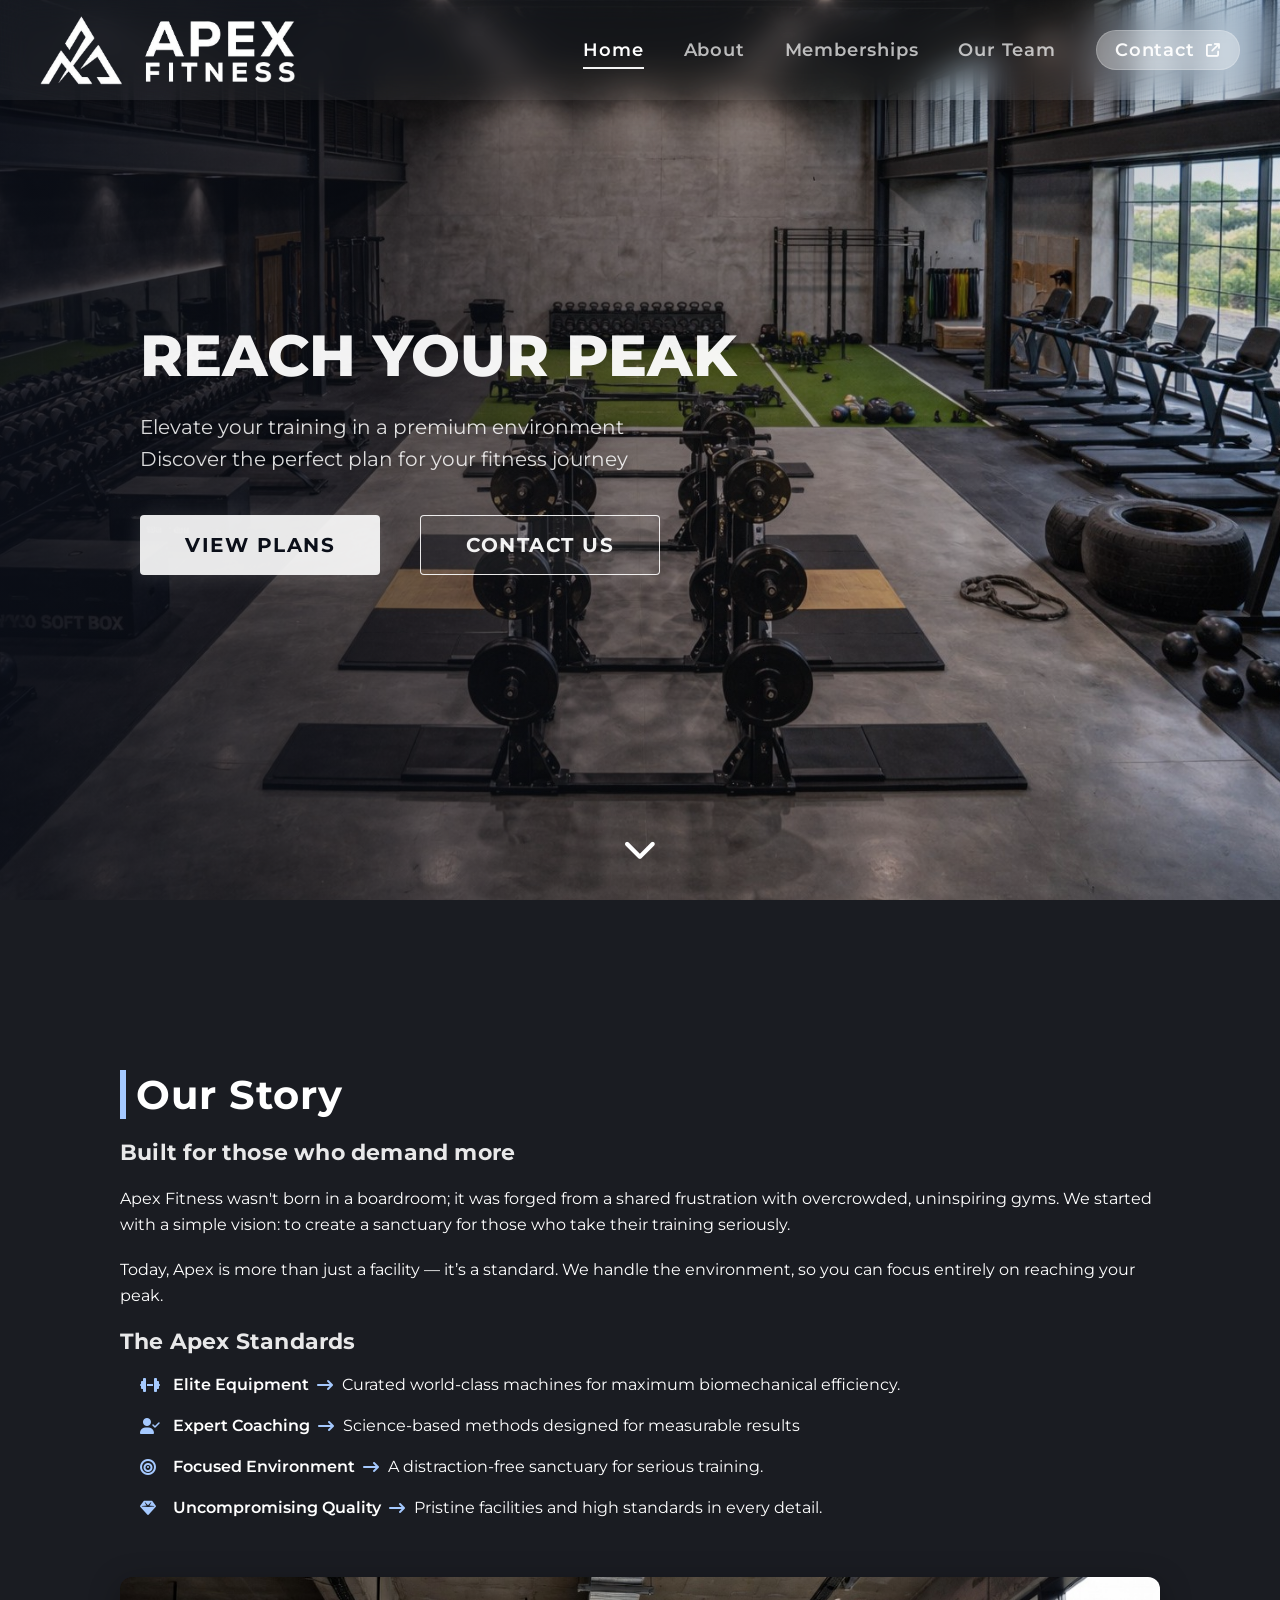
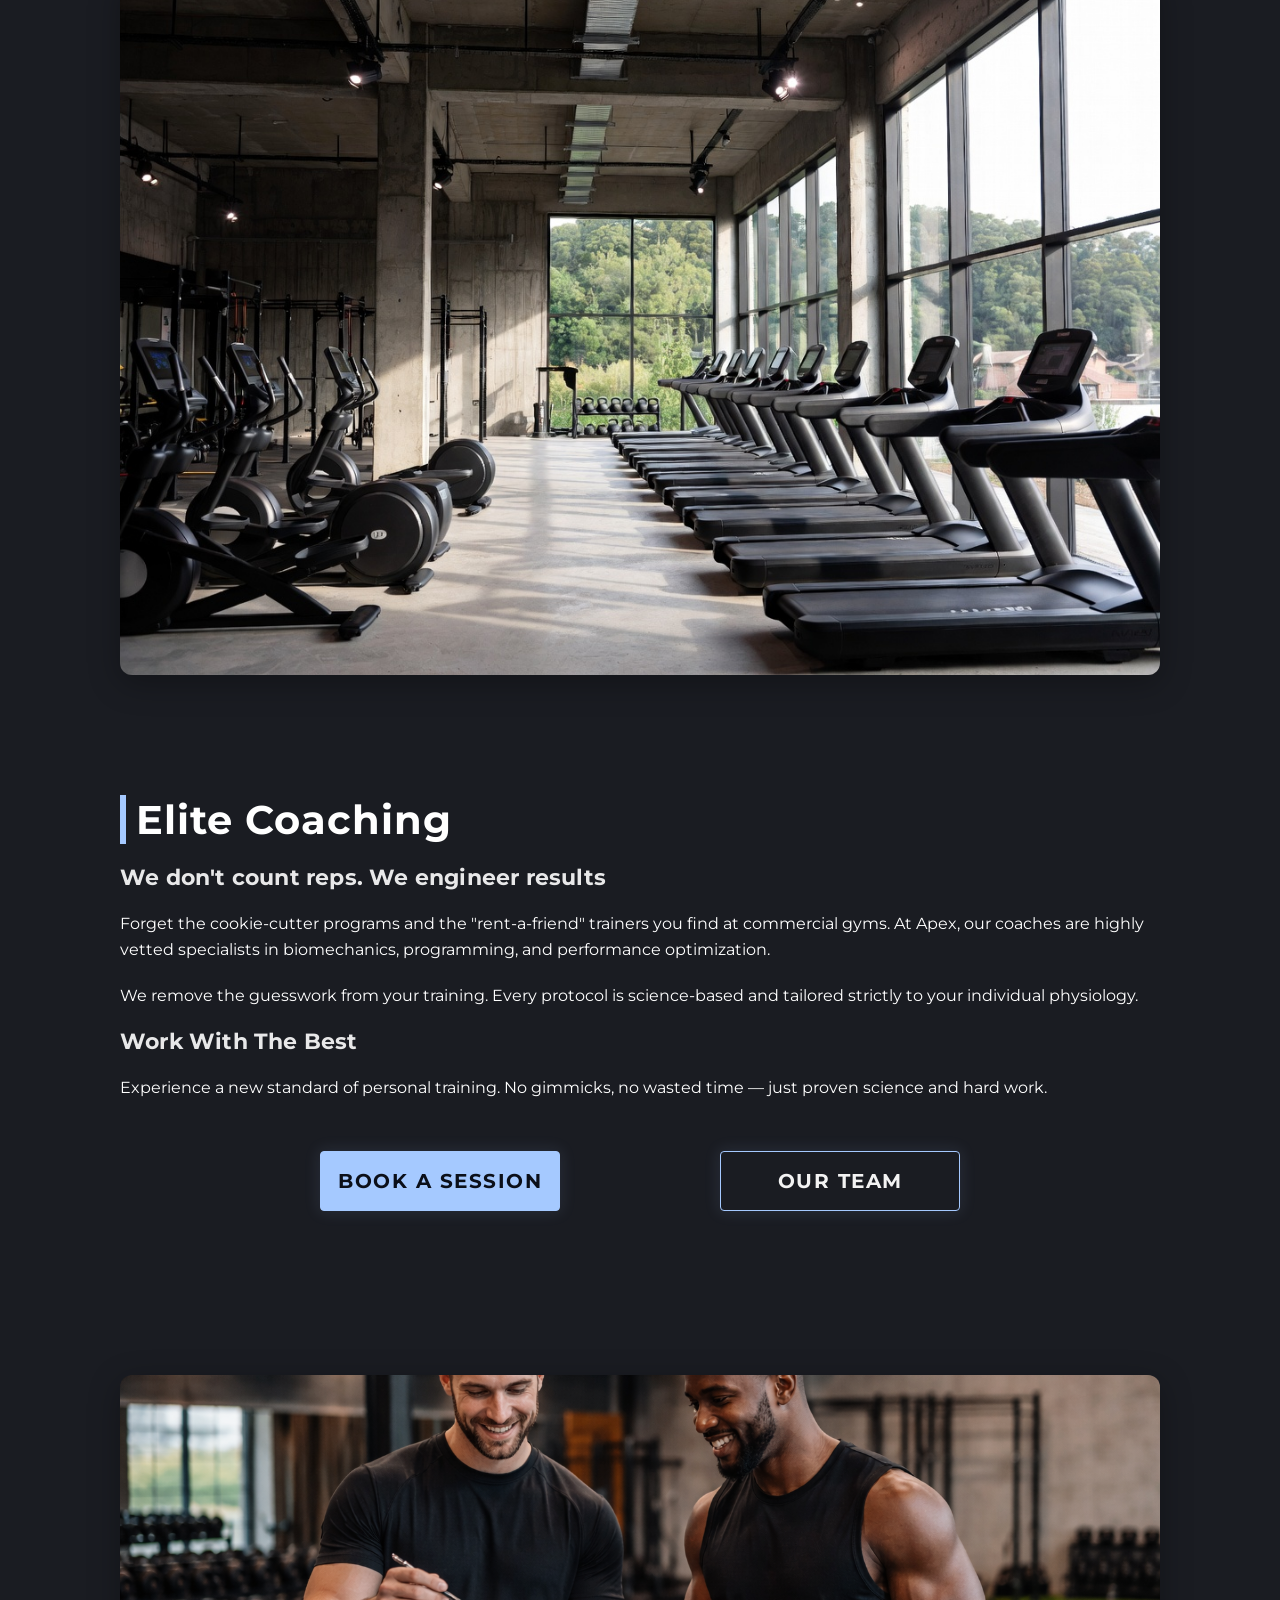
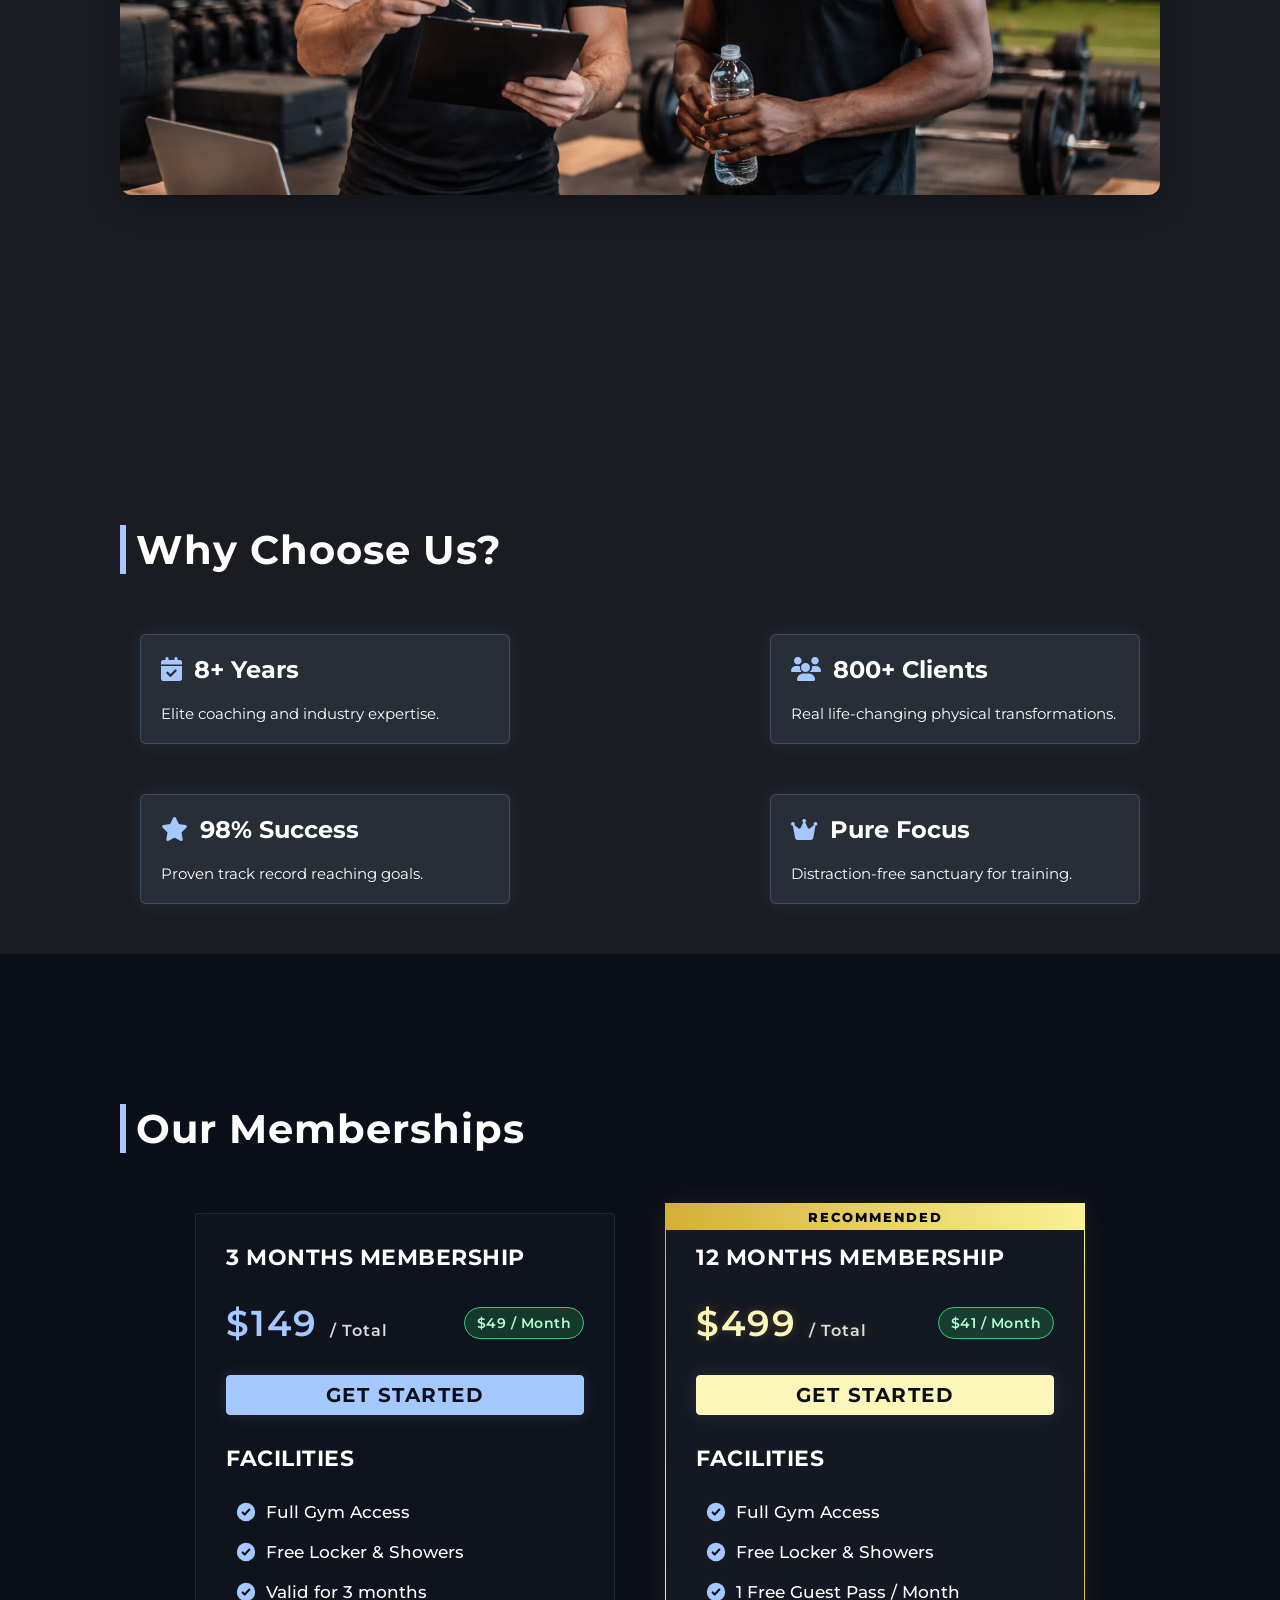
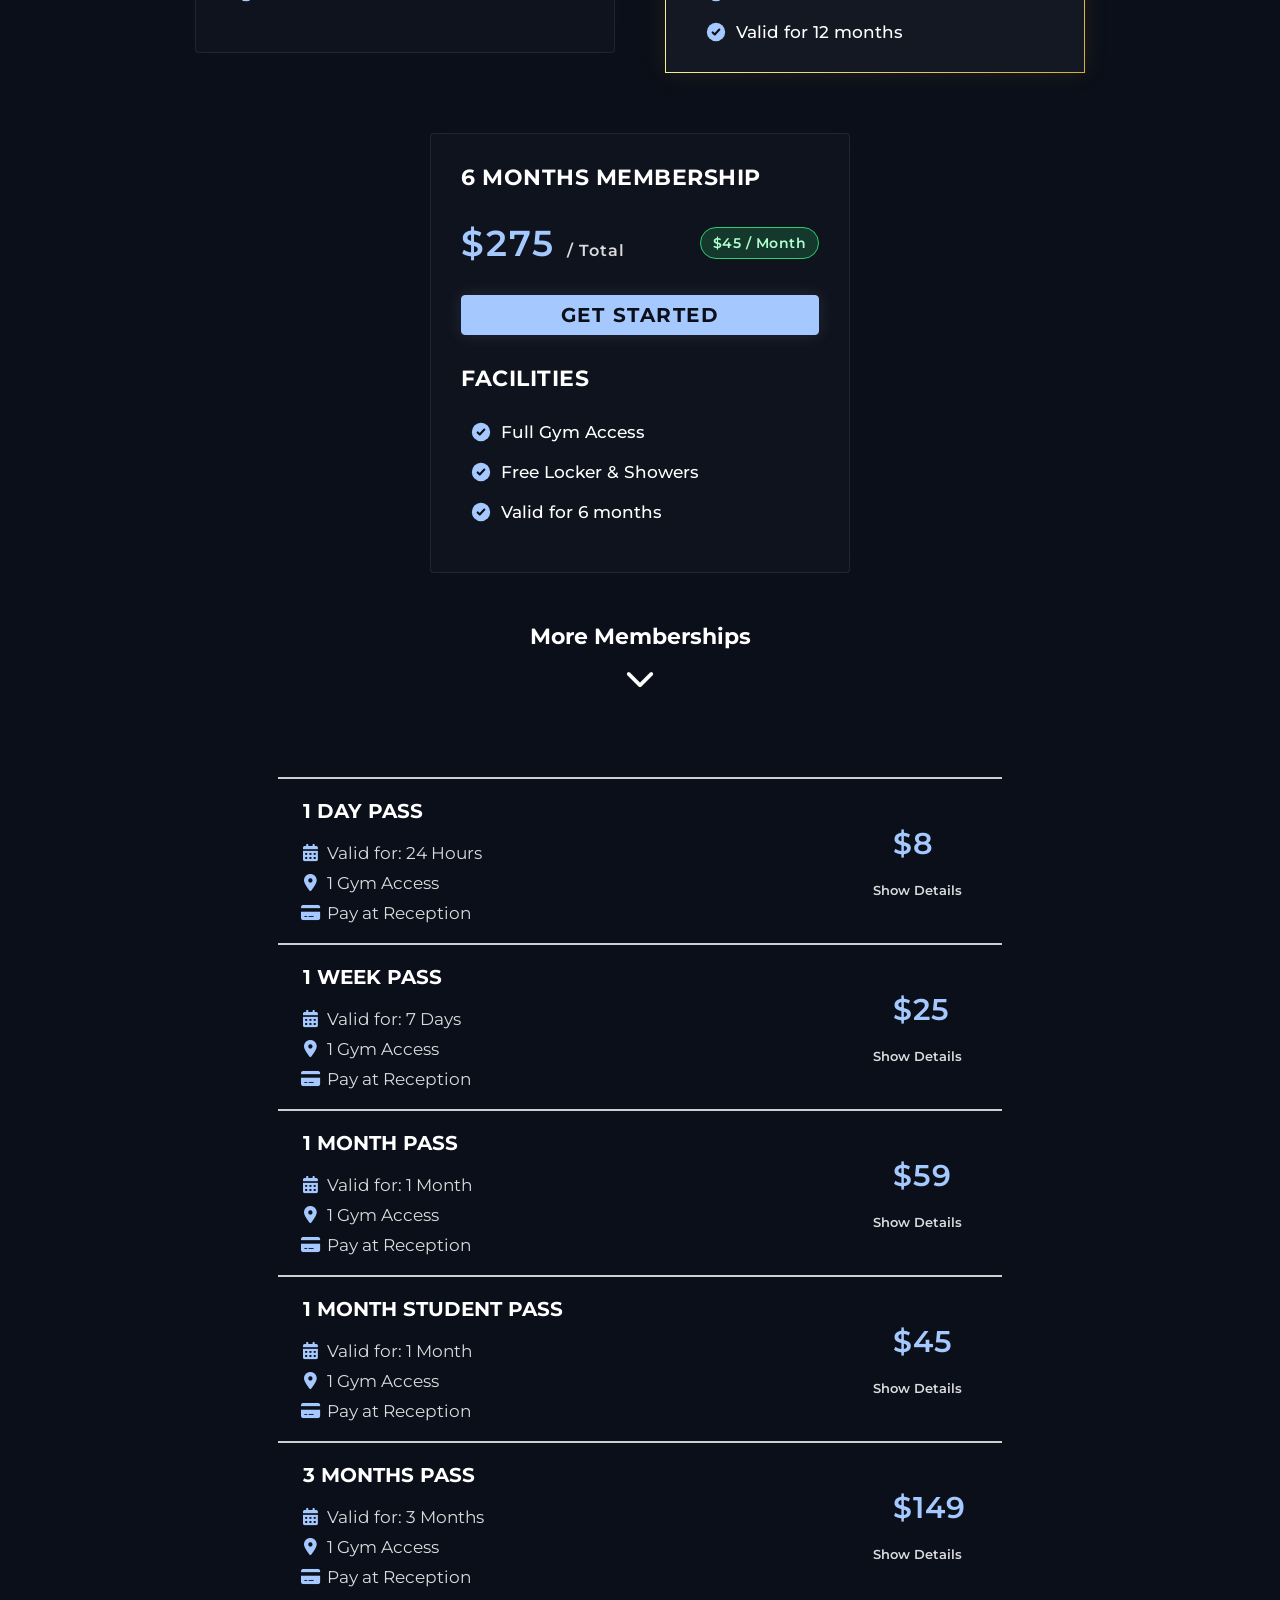
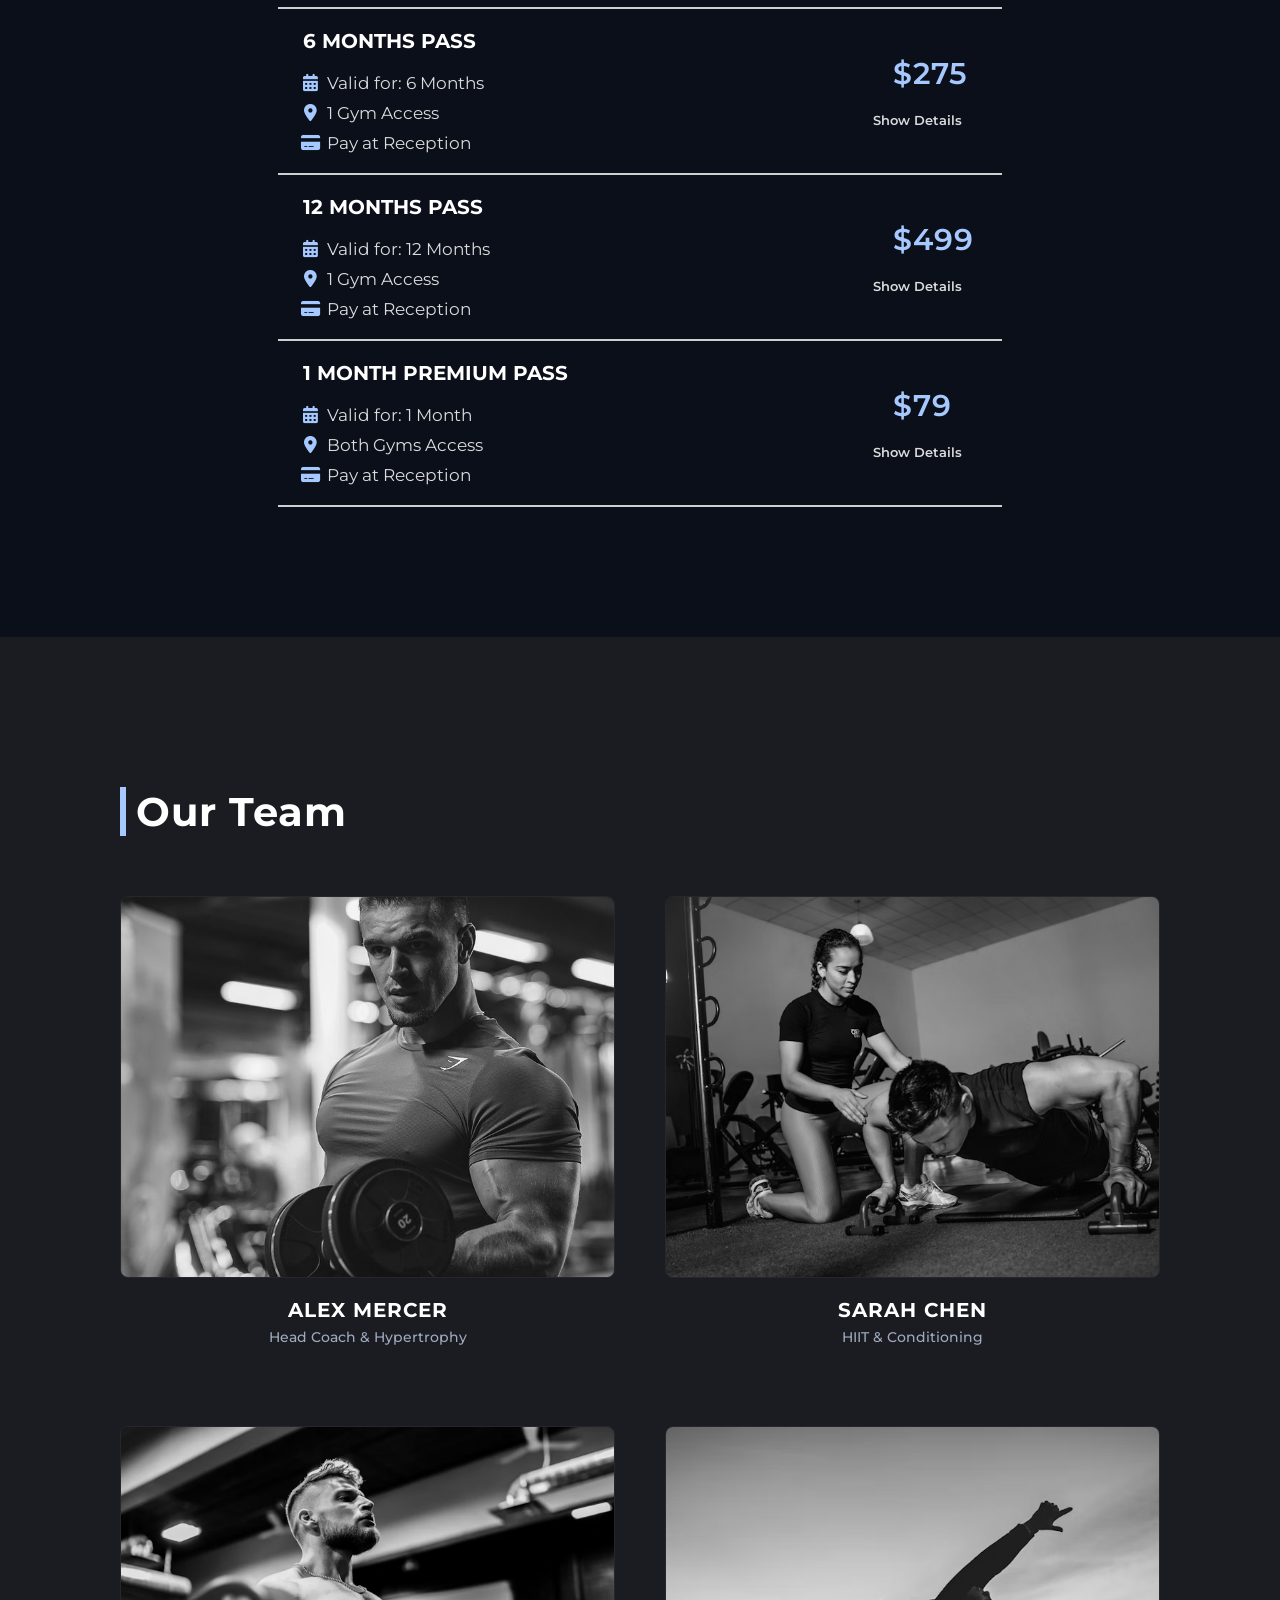
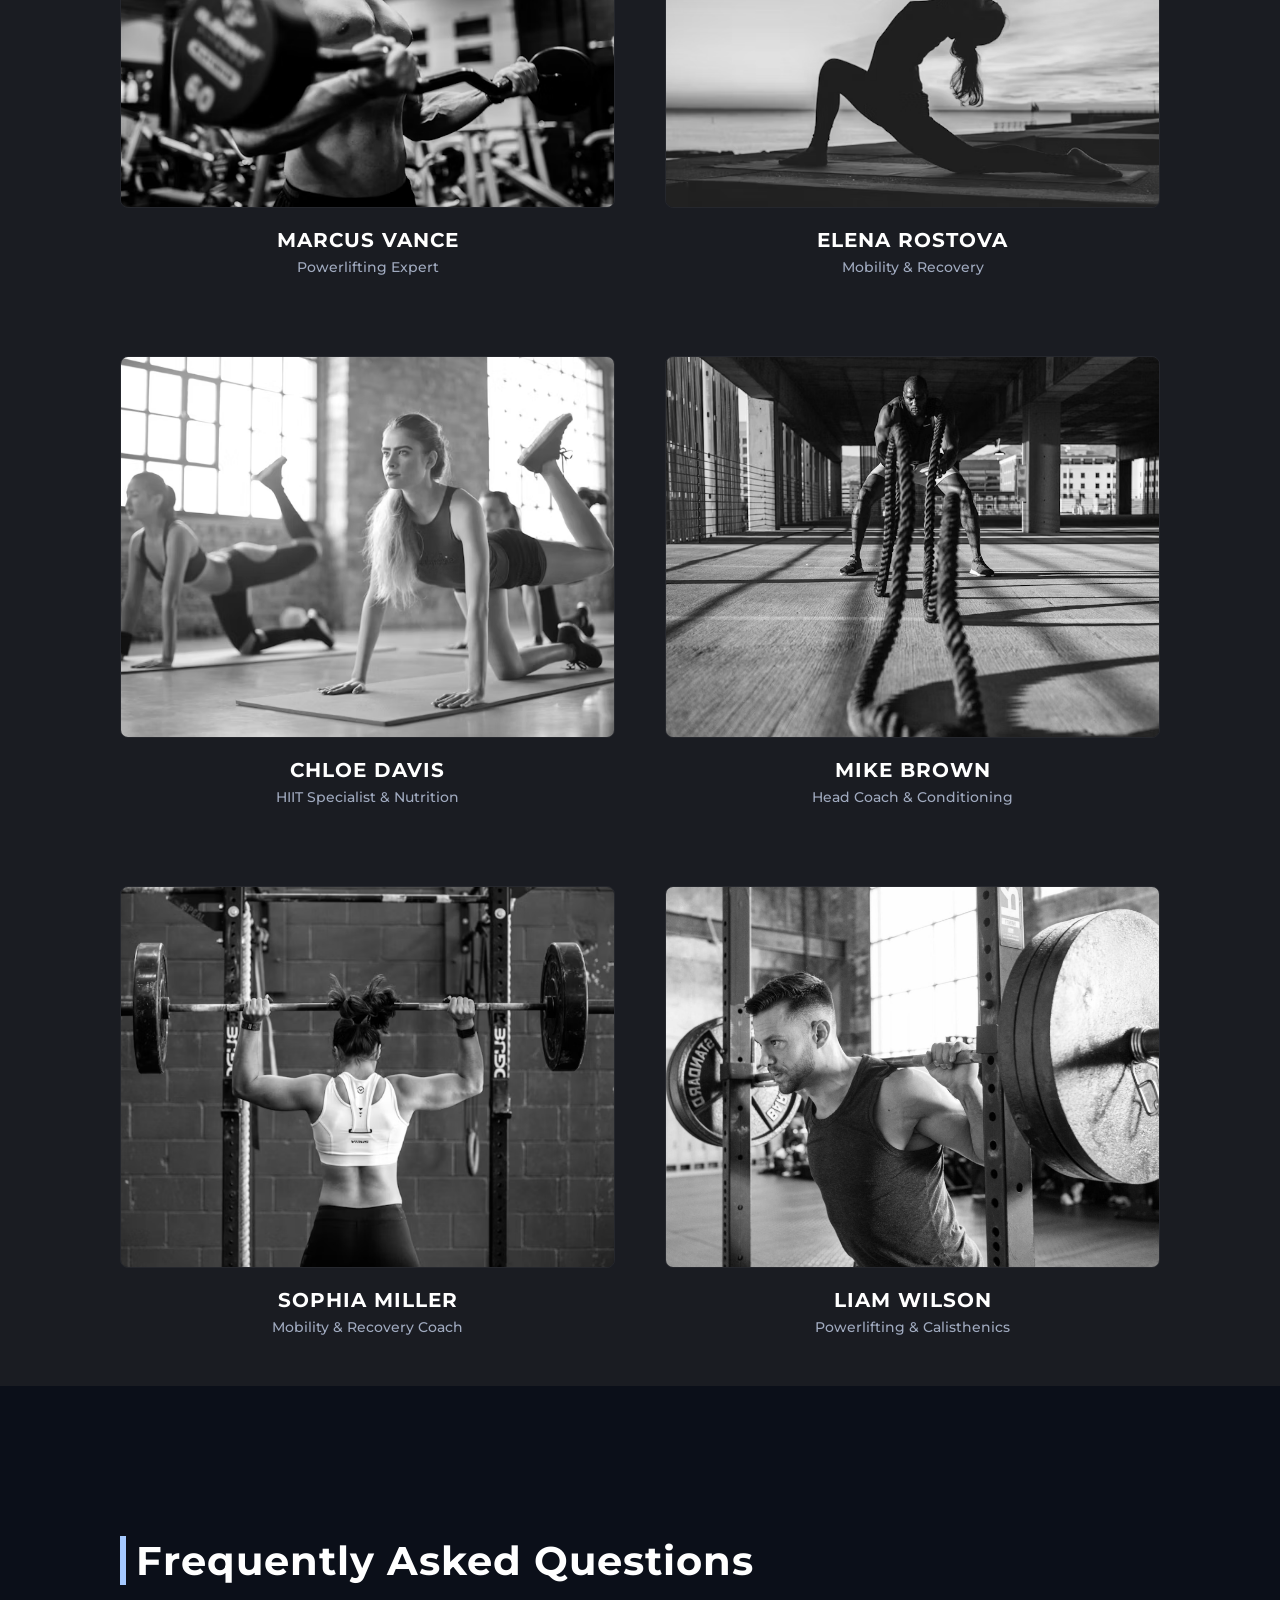
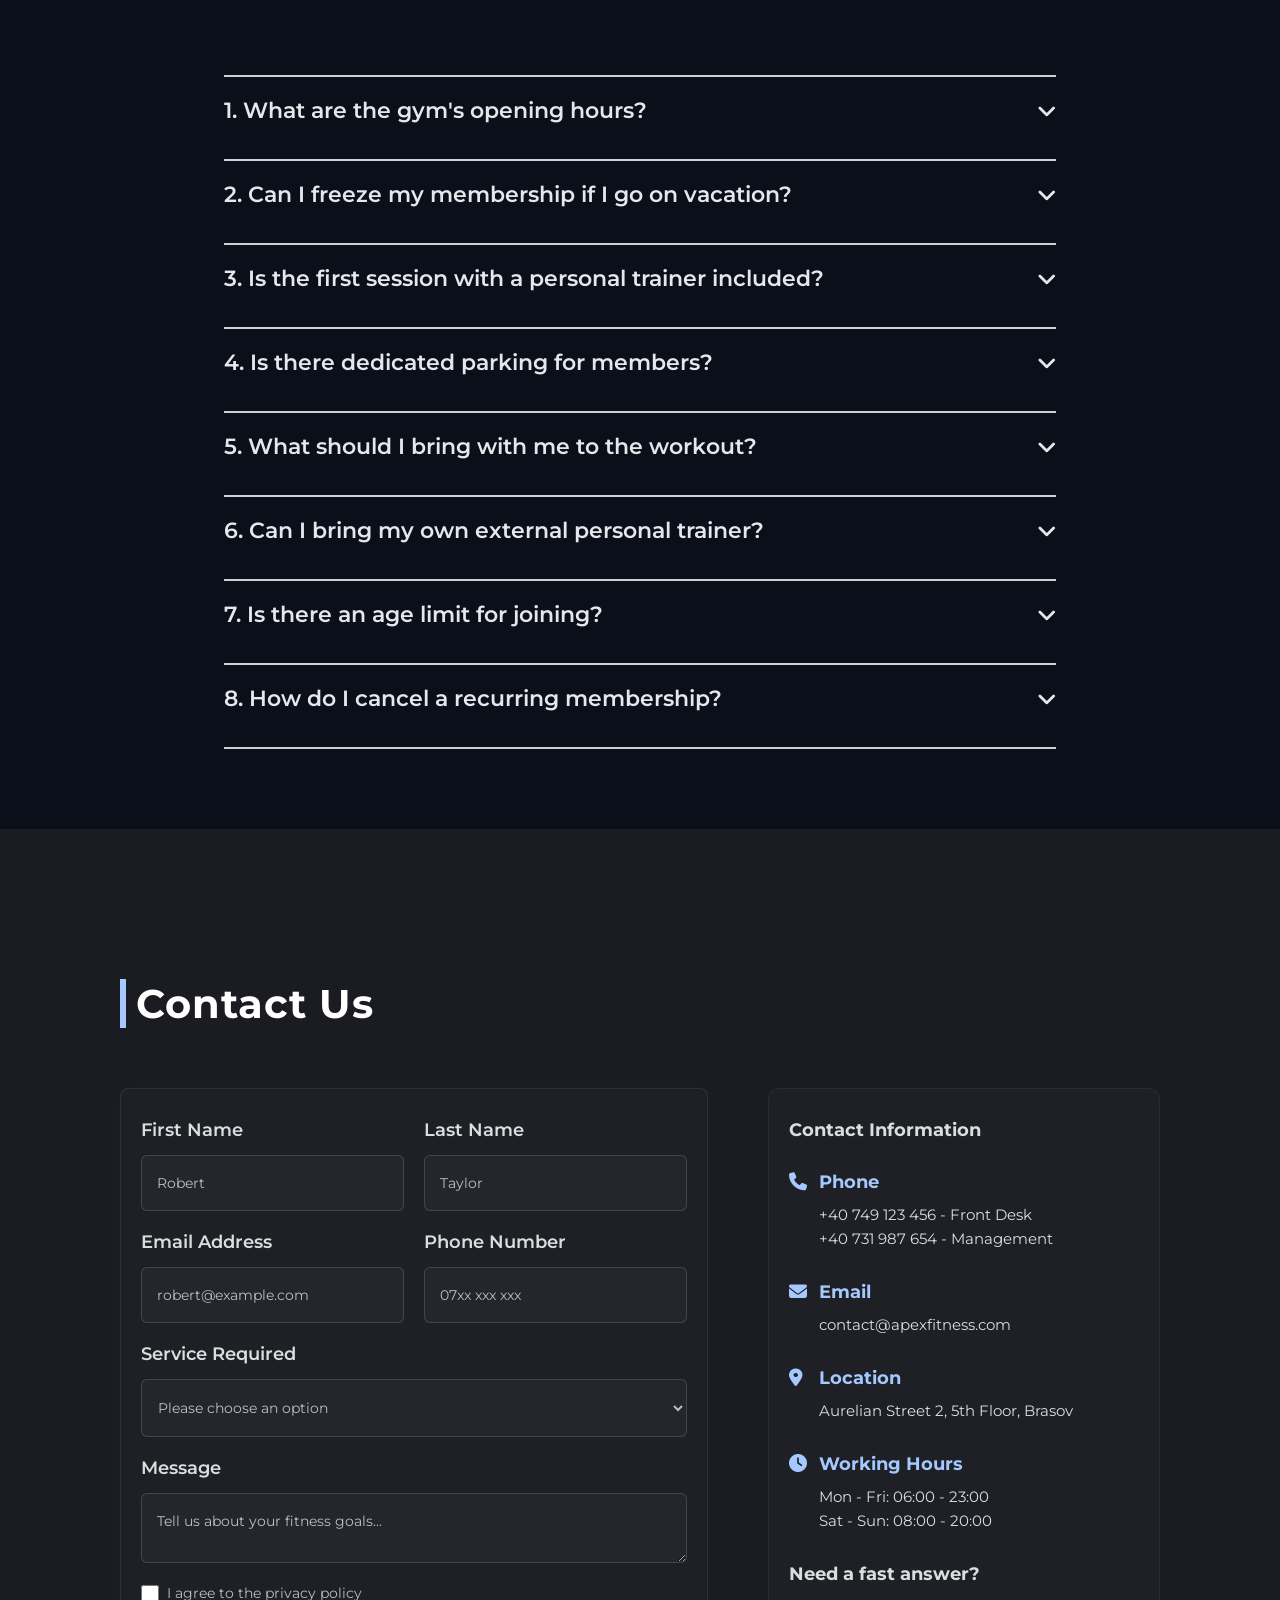
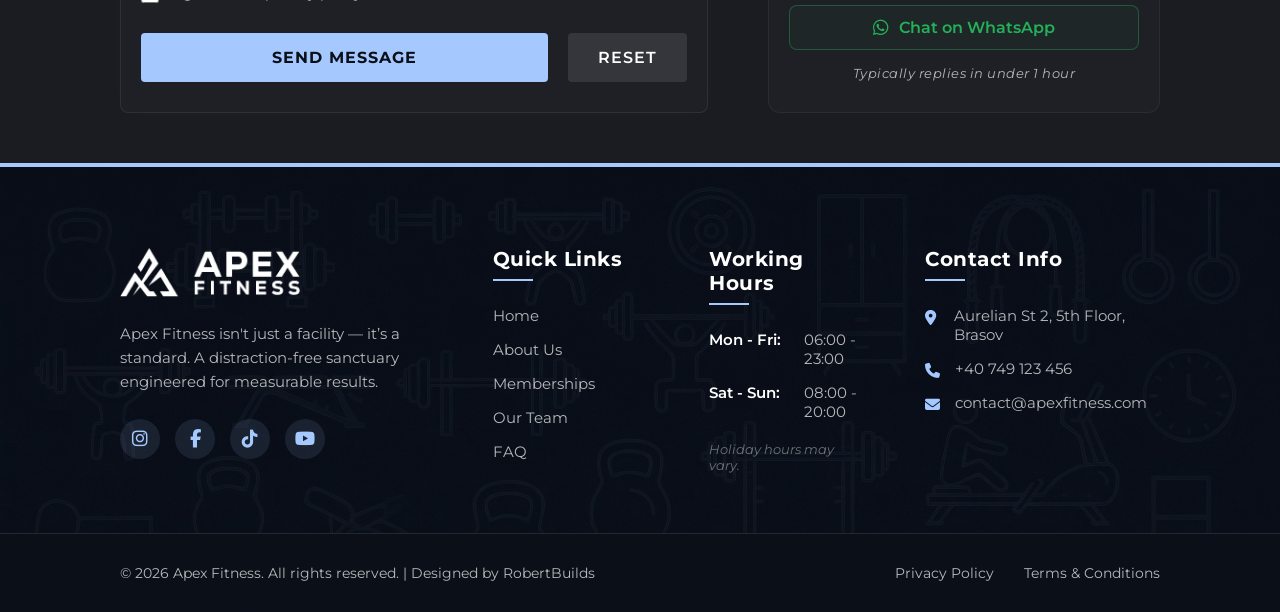
<file: index.html>
<!DOCTYPE html>
<html lang="en">
<head>
    <meta charset="UTF-8">
    <meta name="viewport" content="width=device-width, initial-scale=1.0">
    <title>Apex Fitness | Reach Your Peak</title>
    <link rel="stylesheet" href="https://cdnjs.cloudflare.com/ajax/libs/font-awesome/6.5.1/css/all.min.css">
    <link rel="stylesheet" href="style.css">
    <link rel="icon" type="images/x-icon" href="images/favicon.png">
</head>
<body>
    <div class="navbar-glow"></div>
    <div class="header-container">
        <div class="navbar">
            <div class="logo-section">
                <a href="">
                    <img src="images/apex-fitness-logo.png">
                </a>
            </div>
            <div class="hamburger">
                <span class="bar"></span>
                <span class="bar"></span>
                <span class="bar"></span>
            </div>
            <div class="nav-links">
                <ul>
                    <li><a href="#hero" class="active">Home</a></li>
                    <li><a href="#about">About</a></li>
                    <li><a href="#memberships">Memberships</a></li>
                    <li><a href="#ourteam">Our Team</a></li>
                    <li><a href="#contact" class="contact-btn">Contact <i class="fa-solid fa-arrow-up-right-from-square"></i></a></li>
                </ul>
            </div>
        </div>
    </div>
    <div class="hero-section" id="hero">
        <div class="hero-content">
            <div class="hero-box">
                <h1>REACH YOUR PEAK</h1>
                <span>Elevate your training in a premium environment</span>
                <span>Discover the perfect plan for your fitness journey</span>
                <div class="hero-buttons">
                    <a href="#memberships">VIEW PLANS</a>
                    <a href="#contact" class="contact-btn">CONTACT US</a>
                </div>
            </div>
        </div>
        <a href="#about" class="scroll-down">
            <i class="fa-solid fa-chevron-down"></i>
        </a>
    </div>
    <div class="about-section" id="about">
        <div class="about-content">
            <div class="about-box">
                <div class="about-box-text">
                    <h1 class="animate-on-scroll about-h1-reveal">Our Story</h1>
                    <h3 class="animate-on-scroll about-h3-1-reveal">Built for those who demand more</h3>
                    <p class="animate-on-scroll about-p-1-reveal">Apex Fitness wasn't born in a boardroom; it was forged from a shared frustration with overcrowded, uninspiring gyms. We started with a simple vision: to create a sanctuary for those who take their training seriously.</p>
                    <p class="animate-on-scroll about-p-2-reveal">Today, Apex is more than just a facility — it’s a standard. We handle the environment, so you can focus entirely on reaching your peak.</p>
                    <h3 class="animate-on-scroll about-h3-2-reveal">The Apex Standards</h3>
                    <ul>
                        <li class="animate-on-scroll about-li-1-reveal"><i class="fas fa-dumbbell"></i> <span>Elite Equipment</span> <i class="fa-solid fa-arrow-right-long"></i> <span style="margin-left: -8px;">Curated world-class machines for maximum biomechanical efficiency.</span></li>
                        <li class="animate-on-scroll about-li-2-reveal"><i class="fas fa-user-check"></i> <span>Expert Coaching</span> <i class="fa-solid fa-arrow-right-long"></i> <span style="margin-left: -8px;">Science-based methods designed for measurable results</span></li>
                        <li class="animate-on-scroll about-li-3-reveal"><i class="fas fa-bullseye"></i> <span>Focused Environment</span> <i class="fa-solid fa-arrow-right-long"></i> <span style="margin-left: -8px;">A distraction-free sanctuary for serious training.</span></li>
                        <li class="animate-on-scroll about-li-4-reveal"><i class="fas fa-gem"></i> <span>Uncompromising Quality</span> <i class="fa-solid fa-arrow-right-long"></i> <span style="margin-left: -8px;">Pristine facilities and high standards in every detail.</span></li>
                    </ul>
                </div>
                <div class="about-box-photo">
                    <img src="images/photo-1.jpg" alt="Photo 1" class="animate-on-scroll about-img-1-reveal">
                </div>
            </div>
            <div class="about-box">
                <div class="about-box-photo">
                    <img src="images/photo-2.png" alt="Photo 2" class="animate-on-scroll about-img-2-reveal">
                </div>
                <div class="about-box-text">
                    <h1 class="animate-on-scroll about-h1-reveal">Elite Coaching</h1>
                    <h3 class="animate-on-scroll about-h3-1-reveal">We don't count reps. We engineer results</h3>
                    <p class="animate-on-scroll about-p-1-reveal">Forget the cookie-cutter programs and the "rent-a-friend" trainers you find at commercial gyms. At Apex, our coaches are highly vetted specialists in biomechanics, programming, and performance optimization.</p>
                    <p class="animate-on-scroll about-p-2-reveal">We remove the guesswork from your training. Every protocol is science-based and tailored strictly to your individual physiology.</p>
                    <h3 class="animate-on-scroll about-h3-2-reveal">Work With The Best</h3>
                    <p class="animate-on-scroll about-p-3-reveal">Experience a new standard of personal training. No gimmicks, no wasted time — just proven science and hard work.</p>
                    <div class="about-box-buttons">
                        <button class="animate-on-scroll about-button-1-reveal">
                            <a href="#contact">BOOK A SESSION</a>
                        </button>
                        <button class="animate-on-scroll about-button-2-reveal">
                            <a href="#ourteam">OUR TEAM</a>
                        </button>
                    </div>
                </div>
            </div>
            <div class="why-choose-us-box">
                <h1 class="animate-on-scroll choose-h1-reveal">Why Choose Us?</h1>
                <div class="boxes">
                    <div class="choose-box animate-on-scroll choose-box-1-reveal">
                        <h3> <i class="fa-solid fa-calendar-check"></i> 8+ Years</h3>
                        <p>Elite coaching and industry expertise.</p>
                    </div>
                    <div class="choose-box animate-on-scroll choose-box-2-reveal">
                        <h3> <i class="fa-solid fa-users"></i> 800+ Clients</h3>
                        <p>Real life-changing physical transformations.</p>
                    </div>
                    <div class="choose-box animate-on-scroll choose-box-3-reveal">
                        <h3> <i class="fa-solid fa-star"></i> 98% Success</h3>
                        <p>Proven track record reaching goals.</p>
                    </div>
                    <div class="choose-box animate-on-scroll choose-box-4-reveal">
                        <h3> <i class="fa-solid fa-crown"></i> Pure Focus</h3>
                        <p>Distraction-free sanctuary for training.</p>
                    </div>
                </div>
            </div>
        </div>
    </div>
    <div class="memberships-section" id="memberships">
        <div class="memberships-content">
            <h1 class="animate-on-scroll memberships-h1-reveal">Our Memberships</h1>
            <div class="principal-memberships">
                <div class="membership-card animate-on-scroll membership-card-1-reveal">
                    <h3>3 MONTHS MEMBERSHIP</h3>
                    <div class="price">
                        <p>$149 <span>/ Total</span></p>
                        <span class="price-per-month">$49 / Month</span>
                    </div>
                    <button>
                        <a href="#contact">GET STARTED</a>
                    </button>
                    <h3>FACILITIES</h3>
                    <ul>
                        <li>
                            <svg width="20" height="20" viewBox="0 0 24 24" fill="none" xmlns="http://www.w3.org/2000/svg" class="facility-svg-solid">
                                <circle cx="12" cy="12" r="11" fill="#a5c9ff"/>
                                <path d="M8 12.5L10.5 15L16 9" stroke="#0a0f19" stroke-width="2.5" stroke-linecap="round" stroke-linejoin="round"/>
                            </svg> 
                            Full Gym Access
                        </li>
                        <li>
                            <svg width="20" height="20" viewBox="0 0 24 24" fill="none" xmlns="http://www.w3.org/2000/svg" class="facility-svg-solid">
                                <circle cx="12" cy="12" r="11" fill="#a5c9ff"/>
                                <path d="M8 12.5L10.5 15L16 9" stroke="#0a0f19" stroke-width="2.5" stroke-linecap="round" stroke-linejoin="round"/>
                            </svg> 
                            Free Locker & Showers
                        </li>
                        <li>
                            <svg width="20" height="20" viewBox="0 0 24 24" fill="none" xmlns="http://www.w3.org/2000/svg" class="facility-svg-solid">
                                <circle cx="12" cy="12" r="11" fill="#a5c9ff"/>
                                <path d="M8 12.5L10.5 15L16 9" stroke="#0a0f19" stroke-width="2.5" stroke-linecap="round" stroke-linejoin="round"/>
                            </svg> 
                            Valid for 3 months
                        </li>
                    </ul>
                </div>
                <div class="membership-card recommended animate-on-scroll membership-card-2-reveal">
                    <div class="recommended-badge">RECOMMENDED</div>
                    <h3>12 MONTHS MEMBERSHIP</h3>
                    <div class="price">
                        <p>$499 <span>/ Total</span></p>
                        <span class="price-per-month">$41 / Month</span>
                    </div>
                    <button>
                        <a href="#contact">GET STARTED</a>
                    </button>
                    <h3>FACILITIES</h3>
                    <ul>
                        <li>
                            <svg width="20" height="20" viewBox="0 0 24 24" fill="none" xmlns="http://www.w3.org/2000/svg" class="facility-svg-solid">
                                <circle cx="12" cy="12" r="11" fill="#a5c9ff"/>
                                <path d="M8 12.5L10.5 15L16 9" stroke="#0a0f19" stroke-width="2.5" stroke-linecap="round" stroke-linejoin="round"/>
                            </svg> 
                            Full Gym Access
                        </li>
                        <li>
                            <svg width="20" height="20" viewBox="0 0 24 24" fill="none" xmlns="http://www.w3.org/2000/svg" class="facility-svg-solid">
                                <circle cx="12" cy="12" r="11" fill="#a5c9ff"/>
                                <path d="M8 12.5L10.5 15L16 9" stroke="#0a0f19" stroke-width="2.5" stroke-linecap="round" stroke-linejoin="round"/>
                            </svg> 
                            Free Locker & Showers
                        </li>
                        <li>
                            <svg width="20" height="20" viewBox="0 0 24 24" fill="none" xmlns="http://www.w3.org/2000/svg" class="facility-svg-solid">
                                <circle cx="12" cy="12" r="11" fill="#a5c9ff"/>
                                <path d="M8 12.5L10.5 15L16 9" stroke="#0a0f19" stroke-width="2.5" stroke-linecap="round" stroke-linejoin="round"/>
                            </svg> 
                            1 Free Guest Pass / Month
                        </li>
                        <li>
                            <svg width="20" height="20" viewBox="0 0 24 24" fill="none" xmlns="http://www.w3.org/2000/svg" class="facility-svg-solid">
                                <circle cx="12" cy="12" r="11" fill="#a5c9ff"/>
                                <path d="M8 12.5L10.5 15L16 9" stroke="#0a0f19" stroke-width="2.5" stroke-linecap="round" stroke-linejoin="round"/>
                            </svg> 
                            Valid for 12 months
                        </li>
                    </ul>
                </div>
                <div class="membership-card animate-on-scroll membership-card-3-reveal">
                    <h3>6 MONTHS MEMBERSHIP</h3>
                    <div class="price">
                        <p>$275 <span>/ Total</span></p>
                        <span class="price-per-month">$45 / Month</span>
                    </div>
                    <button>
                        <a href="#contact">GET STARTED</a>
                    </button>
                    <h3>FACILITIES</h3>
                    <ul>
                        <li>
                            <svg width="20" height="20" viewBox="0 0 24 24" fill="none" xmlns="http://www.w3.org/2000/svg" class="facility-svg-solid">
                                <circle cx="12" cy="12" r="11" fill="#a5c9ff"/>
                                <path d="M8 12.5L10.5 15L16 9" stroke="#0a0f19" stroke-width="2.5" stroke-linecap="round" stroke-linejoin="round"/>
                            </svg> 
                            Full Gym Access
                        </li>
                        <li>
                            <svg width="20" height="20" viewBox="0 0 24 24" fill="none" xmlns="http://www.w3.org/2000/svg" class="facility-svg-solid">
                                <circle cx="12" cy="12" r="11" fill="#a5c9ff"/>
                                <path d="M8 12.5L10.5 15L16 9" stroke="#0a0f19" stroke-width="2.5" stroke-linecap="round" stroke-linejoin="round"/>
                            </svg> 
                            Free Locker & Showers
                        </li>
                        <li>
                            <svg width="20" height="20" viewBox="0 0 24 24" fill="none" xmlns="http://www.w3.org/2000/svg" class="facility-svg-solid">
                                <circle cx="12" cy="12" r="11" fill="#a5c9ff"/>
                                <path d="M8 12.5L10.5 15L16 9" stroke="#0a0f19" stroke-width="2.5" stroke-linecap="round" stroke-linejoin="round"/>
                            </svg> 
                            Valid for 6 months
                        </li>
                    </ul>
                </div>
            </div>
            <h3 class="more-memberships animate-on-scroll more-memberships-h3-reveal" id="more-memberships">More Memberships</h3>
            <a href="#more-memberships" class="more-memberships-icon animate-on-scroll more-memberships-icon-reveal">
                <i class="fa-solid fa-chevron-down"></i>
            </a>
            <div class="more-memberships-section">
                <div class="membership-pass animate-on-scroll membership-pass-1-reveal">
                    <div class="membership-informations">
                        <div class="membership-left-side">
                            <h3>1 DAY PASS</h3>
                            <ul>
                                <li><i class="fas fa-calendar-alt"></i> Valid for: 24 Hours</li>
                                <li><i class="fas fa-map-marker-alt"></i> 1 Gym Access</li>
                                <li><i class="fas fa-credit-card"></i> Pay at Reception</li>
                            </ul>
                        </div>
                        <div class="membership-right-side">
                            <span class="membership-price">$8</span>
                            <button class="show-details">Show Details</button>
                        </div>
                    </div>
                    <div class="membership-extra-informations">
                        <p>Full-day access to the main gym floor, including cardio and strength training areas. Free locker and shower access included.</p>
                    </div>
                </div>
                <div class="membership-pass animate-on-scroll membership-pass-2-reveal">
                    <div class="membership-informations">
                        <div class="membership-left-side">
                            <h3>1 WEEK PASS</h3>
                            <ul>
                                <li><i class="fas fa-calendar-alt"></i> Valid for: 7 Days</li>
                                <li><i class="fas fa-map-marker-alt"></i> 1 Gym Access</li>
                                <li><i class="fas fa-credit-card"></i> Pay at Reception</li>
                            </ul>
                        </div>
                        <div class="membership-right-side">
                            <span class="membership-price">$25</span>
                            <button class="show-details">Show Details</button>
                        </div>
                    </div>
                    <div class="membership-extra-informations">
                        <p>1 entry/day access to the main gym floor, including cardio and strength training areas. Free locker and shower access included.</p>
                    </div>
                </div>

                <div class="membership-pass animate-on-scroll membership-pass-3-reveal">
                    <div class="membership-informations">
                        <div class="membership-left-side">
                            <h3>1 MONTH PASS</h3>
                            <ul>
                                <li><i class="fas fa-calendar-alt"></i> Valid for: 1 Month</li>
                                <li><i class="fas fa-map-marker-alt"></i> 1 Gym Access</li>
                                <li><i class="fas fa-credit-card"></i> Pay at Reception</li>
                            </ul>
                        </div>
                        <div class="membership-right-side">
                            <span class="membership-price">$59</span>
                            <button class="show-details">Show Details</button>
                        </div>
                    </div>
                    <div class="membership-extra-informations">
                        <p>1 entry/day access to the main gym floor, including cardio and strength training areas. Free locker and shower access included.</p>
                    </div>
                </div>

                <div class="membership-pass animate-on-scroll membership-pass-4-reveal">
                    <div class="membership-informations">
                        <div class="membership-left-side">
                            <h3>1 MONTH STUDENT PASS</h3>
                            <ul>
                                <li><i class="fas fa-calendar-alt"></i> Valid for: 1 Month</li>
                                <li><i class="fas fa-map-marker-alt"></i> 1 Gym Access</li>
                                <li><i class="fas fa-credit-card"></i> Pay at Reception</li>
                            </ul>
                        </div>
                        <div class="membership-right-side">
                            <span class="membership-price">$45</span>
                            <button class="show-details">Show Details</button>
                        </div>
                    </div>
                    <div class="membership-extra-informations">
                        <p>1 entry/day access to the main gym floor. Free locker and shower access included. <strong>*A valid Student ID is required at the reception to activate this pass.</strong></p>
                    </div>
                </div>

                <div class="membership-pass animate-on-scroll membership-pass-5-reveal">
                    <div class="membership-informations">
                        <div class="membership-left-side">
                            <h3>3 MONTHS PASS</h3>
                            <ul>
                                <li><i class="fas fa-calendar-alt"></i> Valid for: 3 Months</li>
                                <li><i class="fas fa-map-marker-alt"></i> 1 Gym Access</li>
                                <li><i class="fas fa-credit-card"></i> Pay at Reception</li>
                            </ul>
                        </div>
                        <div class="membership-right-side">
                            <span class="membership-price">$149</span>
                            <button class="show-details">Show Details</button>
                        </div>
                    </div>
                    <div class="membership-extra-informations">
                        <p>1 entry/day access to the main gym floor, including cardio and strength training areas. Free locker and shower access included.</p>
                    </div>
                </div>

                <div class="membership-pass animate-on-scroll membership-pass-6-reveal">
                    <div class="membership-informations">
                        <div class="membership-left-side">
                            <h3>6 MONTHS PASS</h3>
                            <ul>
                                <li><i class="fas fa-calendar-alt"></i> Valid for: 6 Months</li>
                                <li><i class="fas fa-map-marker-alt"></i> 1 Gym Access</li>
                                <li><i class="fas fa-credit-card"></i> Pay at Reception</li>
                            </ul>
                        </div>
                        <div class="membership-right-side">
                            <span class="membership-price">$275</span>
                            <button class="show-details">Show Details</button>
                        </div>
                    </div>
                    <div class="membership-extra-informations">
                        <p>1 entry/day access to the main gym floor, including cardio and strength training areas. Free locker and shower access included.</p>
                    </div>
                </div>

                <div class="membership-pass animate-on-scroll membership-pass-7-reveal">
                    <div class="membership-informations">
                        <div class="membership-left-side">
                            <h3>12 MONTHS PASS</h3>
                            <ul>
                                <li><i class="fas fa-calendar-alt"></i> Valid for: 12 Months</li>
                                <li><i class="fas fa-map-marker-alt"></i> 1 Gym Access</li>
                                <li><i class="fas fa-credit-card"></i> Pay at Reception</li>
                            </ul>
                        </div>
                        <div class="membership-right-side">
                            <span class="membership-price">$499</span>
                            <button class="show-details">Show Details</button>
                        </div>
                    </div>
                    <div class="membership-extra-informations">
                        <p>1 entry/day access to the main gym floor, including cardio and strength training areas. Free locker and shower access included.</p>
                    </div>
                </div>

                <div class="membership-pass animate-on-scroll membership-pass-8-reveal">
                    <div class="membership-informations">
                        <div class="membership-left-side">
                            <h3>1 MONTH PREMIUM PASS</h3>
                            <ul>
                                <li><i class="fas fa-calendar-alt"></i> Valid for: 1 Month</li>
                                <li><i class="fas fa-map-marker-alt"></i> Both Gyms Access</li>
                                <li><i class="fas fa-credit-card"></i> Pay at Reception</li>
                            </ul>
                        </div>
                        <div class="membership-right-side">
                            <span class="membership-price">$79</span>
                            <button class="show-details">Show Details</button>
                        </div>
                    </div>
                    <div class="membership-extra-informations">
                        <p><strong>Unlimited daily entries</strong> and full access to <strong>both of our gym locations</strong>. Includes cardio, strength training areas, free lockers, and shower access.</p>
                    </div>
                </div>
            </div>
        </div>
    </div>
    <div class="our-team-section" id="ourteam">
        <div class="our-team-content">
            <h1 class="animate-on-scroll our-team-h1-reveal">Our Team</h1>
            <div class="team-grid">
                <div class="team-member animate-on-scroll team-member-1-reveal">
                    <div class="member-image-wrapper">
                        <img src="images/coach-1.jpg" alt="Alex Mercer">
                        <div class="member-socials">
                            <a href=""><i class="fab fa-instagram"></i></a>
                            <a href=""><i class="fab fa-whatsapp"></i></a>
                        </div>
                    </div>
                    <div class="member-info">
                        <h4>Alex Mercer</h4>
                        <span class="specialization">Head Coach & Hypertrophy</span>
                    </div>
                </div>

                <div class="team-member animate-on-scroll team-member-2-reveal">
                    <div class="member-image-wrapper">
                        <img src="images/coach-2.png" alt="Sarah Chen">
                        <div class="member-socials">
                            <a href=""><i class="fab fa-instagram"></i></a>
                            <a href=""><i class="fab fa-whatsapp"></i></a>
                        </div>
                    </div>
                    <div class="member-info">
                        <h4>Sarah Chen</h4>
                        <span class="specialization">HIIT & Conditioning</span>
                    </div>
                </div>

                <div class="team-member animate-on-scroll team-member-3-reveal">
                    <div class="member-image-wrapper">
                        <img src="images/coach-3.png" alt="Marcus Vance">
                        <div class="member-socials">
                            <a href=""><i class="fab fa-instagram"></i></a>
                            <a href=""><i class="fab fa-whatsapp"></i></a>
                        </div>
                    </div>
                    <div class="member-info">
                        <h4>Marcus Vance</h4>
                        <span class="specialization">Powerlifting Expert</span>
                    </div>
                </div>

                <div class="team-member animate-on-scroll team-member-4-reveal">
                    <div class="member-image-wrapper">
                        <img src="images/coach-4.png" alt="Elena Rostova">
                        <div class="member-socials">
                            <a href=""><i class="fab fa-instagram"></i></a>
                            <a href=""><i class="fab fa-whatsapp"></i></a>
                        </div>
                    </div>
                    <div class="member-info">
                        <h4>Elena Rostova</h4>
                        <span class="specialization">Mobility & Recovery</span>
                    </div>
                </div>

                <div class="team-member animate-on-scroll team-member-5-reveal">
                    <div class="member-image-wrapper">
                        <img src="images/coach-5.png" alt="Chloe Davis">
                        <div class="member-socials">
                            <a href="#"><i class="fab fa-instagram"></i></a>
                            <a href="#"><i class="fab fa-whatsapp"></i></a>
                        </div>
                    </div>
                    <div class="member-info">
                        <h4>Chloe Davis</h4>
                        <span class="specialization">HIIT Specialist & Nutrition</span>
                    </div>
                </div>

                <div class="team-member animate-on-scroll team-member-6-reveal">
                    <div class="member-image-wrapper">
                        <img src="images/coach-6.png" alt="Mike Brown">
                        <div class="member-socials">
                            <a href="#"><i class="fab fa-instagram"></i></a>
                            <a href="#"><i class="fab fa-whatsapp"></i></a>
                        </div>
                    </div>
                    <div class="member-info">
                        <h4>Mike Brown</h4>
                        <span class="specialization">Head Coach & Conditioning</span>
                    </div>
                </div>

                <div class="team-member animate-on-scroll team-member-7-reveal">
                    <div class="member-image-wrapper">
                        <img src="images/coach-7.png" alt="Sophia Miller">
                        <div class="member-socials">
                            <a href="#"><i class="fab fa-instagram"></i></a>
                            <a href="#"><i class="fab fa-whatsapp"></i></a>
                        </div>
                    </div>
                    <div class="member-info">
                        <h4>Sophia Miller</h4>
                        <span class="specialization">Mobility & Recovery Coach</span>
                    </div>
                </div>

                <div class="team-member animate-on-scroll team-member-8-reveal">
                    <div class="member-image-wrapper">
                        <img src="images/coach-8.jpg" alt="Liam Wilson">
                        <div class="member-socials">
                            <a href="#"><i class="fab fa-instagram"></i></a>
                            <a href="#"><i class="fab fa-whatsapp"></i></a>
                        </div>
                    </div>
                    <div class="member-info">
                        <h4>Liam Wilson</h4>
                        <span class="specialization">Powerlifting & Calisthenics</span>
                    </div>
                </div>
            </div>
        </div> 
    </div>
    <div class="faq-section" id="faq">
        <div class="faq-content">
            <h1 class="animate-on-scroll faq-h1-reveal">Frequently Asked Questions</h1>
            <div class="faq-container">
                <div class="animate-on-scroll faq-box-1-reveal faq">
                    <div class="faq-box">
                        <div class="faq-question">
                            <button class="faq-button">
                                <span>1. What are the gym's opening hours?</span>
                                <i class="fa-solid fa-angle-down faq-arrow"></i>
                            </button>
                        </div>
                        <div class="faq-answer">
                            <span>We are open Monday to Friday from 06:00 to 23:00, and Saturdays and Sundays from 08:00 to 20:00.</span>
                        </div>
                    </div>
                </div>
                <div class="animate-on-scroll faq-box-2-reveal faq">
                    <div class="faq-box">
                        <div class="faq-question">
                            <button class="faq-button">
                                <span>2. Can I freeze my membership if I go on vacation?</span>
                                <i class="fa-solid fa-angle-down faq-arrow"></i>
                            </button>
                        </div>
                        <div class="faq-answer">
                            <span>Yes, Full and VIP memberships can be suspended for free for a maximum of 14 days per year.</span>
                        </div>
                    </div>
                </div>
                <div class="animate-on-scroll faq-box-3-reveal faq">
                    <div class="faq-box">
                        <div class="faq-question">
                            <button class="faq-button">
                                <span>3. Is the first session with a personal trainer included?</span>
                                <i class="fa-solid fa-angle-down faq-arrow"></i>
                            </button>
                        </div>
                        <div class="faq-answer">
                            <span>Absolutely! Every new membership includes an initial assessment and one trial session with one of our experts.</span>
                        </div>
                    </div>
                </div>
                <div class="animate-on-scroll faq-box-4-reveal faq">
                    <div class="faq-box">
                        <div class="faq-question">
                            <button class="faq-button">
                                <span>4. Is there dedicated parking for members?</span>
                                <i class="fa-solid fa-angle-down faq-arrow"></i>
                            </button>
                        </div>
                        <div class="faq-answer">
                            <span>Yes, Apex Fitness members enjoy 2 hours of free parking within the complex premises.</span>
                        </div>
                    </div>
                </div>
                <div class="animate-on-scroll faq-box-5-reveal faq">
                    <div class="faq-box">
                        <div class="faq-question">
                            <button class="faq-button">
                                <span>5. What should I bring with me to the workout?</span>
                                <i class="fa-solid fa-angle-down faq-arrow"></i>
                            </button>
                        </div>
                        <div class="faq-answer">
                            <span>Clean gym clothes, a change of indoor-only shoes, a towel for the equipment, and your workout drive.</span>
                        </div>
                    </div>
                </div>
                <div class="animate-on-scroll faq-box-6-reveal faq">
                    <div class="faq-box">
                        <div class="faq-question">
                            <button class="faq-button">
                                <span>6. Can I bring my own external personal trainer?</span>
                                <i class="fa-solid fa-angle-down faq-arrow"></i>
                            </button>
                        </div>
                        <div class="faq-answer">
                            <span>For safety reasons, only accredited trainers from the Apex Team are authorized to coach within our facility.</span>
                        </div>
                    </div>
                </div>
                <div class="animate-on-scroll faq-box-7-reveal faq">
                    <div class="faq-box">
                        <div class="faq-question">
                            <button class="faq-button">
                                <span>7. Is there an age limit for joining?</span>
                                <i class="fa-solid fa-angle-down faq-arrow"></i>
                            </button>
                        </div>
                        <div class="faq-answer">
                            <span>The minimum age is 14 (with written parental consent). From 18 onwards, you can sign up with a valid ID.</span>
                        </div>
                    </div>
                </div>
                <div class="animate-on-scroll faq-box-8-reveal faq">
                    <div class="faq-box">
                        <div class="faq-question">
                            <button class="faq-button">
                                <span>8. How do I cancel a recurring membership?</span>
                                <i class="fa-solid fa-angle-down faq-arrow"></i>
                            </button>
                        </div>
                        <div class="faq-answer">
                            <span>You can cancel directly from your client account or at the reception at least 5 days before the next billing.</span>
                        </div>
                    </div>
                </div>
            </div>
        </div>
    </div>
    <div class="contact-section" id="contact">
        <div class="contact-content">
            <h1 class="animate-on-scroll contact-h1-reveal">Contact Us</h1>
            <div class="contact-grid">
                <div class="contact-form-container animate-on-scroll contact-form-reveal">
                    <form action="#" class="contact-form">
                        <div class="input-row">
                            <div class="input-group">
                                <label>First Name</label>
                                <input type="text" placeholder="Robert" required autocomplete="off" spellcheck="false">
                            </div>
                            <div class="input-group">
                                <label>Last Name</label>
                                <input type="text" placeholder="Taylor" required autocomplete="off" spellcheck="false">
                            </div>
                        </div>

                        <div class="input-row">
                            <div class="input-group">
                                <label>Email Address</label>
                                <input type="email" placeholder="robert@example.com" required autocomplete="off" spellcheck="false">
                            </div>
                            <div class="input-group">
                                <label>Phone Number</label>
                                <input type="tel" placeholder="07xx xxx xxx" required autocomplete="off" spellcheck="false" maxlength="15" pattern="[0-9]{10}" oninput="this.value = this.value.replace(/[^0-9]/g, '');">
                            </div>
                        </div>

                        <div class="input-group">
                            <label>Service Required</label>
                            <select name="apex-service" required>
                                <option value="" disabled selected hidden>Please choose an option</option>
                                <option value="trial">Free Trial Session</option>
                                <option value="pt">Personal Training</option>
                                <option value="membership">Membership Inquiry</option>
                                <option value="nutrition">Nutrition Plan</option>
                            </select>
                        </div>

                        <div class="input-group">
                            <label>Message</label>
                            <textarea rows="4" placeholder="Tell us about your fitness goals..." autocomplete="off" spellcheck="false"></textarea>
                        </div>

                        <div class="policy-check">
                            <input type="checkbox" id="policy" required autocomplete="off">
                            <label for="policy">I agree to the privacy policy</label>
                        </div>

                        <div class="form-buttons">
                            <button type="submit" class="submit-btn">SEND MESSAGE</button>
                            <button type="reset" class="reset-btn">RESET</button>
                        </div>
                    </form>
                </div>
                <div class="contact-info-container animate-on-scroll contact-information-reveal">
                    <h3>Contact Information</h3>
                    <div class="info-item">
                        <h3><i class="fa-solid fa-phone"></i> Phone</h3>
                        <p>+40 749 123 456 - Front Desk</p>
                        <p>+40 731 987 654 - Management</p>
                    </div>

                    <div class="info-item">
                        <h3><i class="fa-solid fa-envelope"></i> Email</h3>
                        <p>contact@apexfitness.com</p>
                    </div>

                    <div class="info-item">
                        <h3><i class="fa-solid fa-location-dot"></i> Location</h3>
                        <p>Aurelian Street 2, 5th Floor, Brasov</p>
                    </div>

                    <div class="info-item">
                        <h3><i class="fa-solid fa-clock"></i> Working Hours</h3>
                        <p>Mon - Fri: 06:00 - 23:00</p>
                        <p>Sat - Sun: 08:00 - 20:00</p>
                    </div>

                    <div class="quick-support">
                        <h3>Need a fast answer?</h3>
                        <a href="https://wa.me/numarultau" class="whatsapp-btn" target="_blank">
                            <i class="fab fa-whatsapp"></i> Chat on WhatsApp
                        </a>
                        <p class="whatsapp-subtext">Typically replies in under 1 hour</p>
                    </div>
                </div>
            </div>
        </div>
    </div>
    <div class="footer-section">
        <div class="footer-content">
            <div class="footer-grid">
                
                <div class="footer-col brand-col">
                    <img src="images/apex-fitness-logo.png" alt="Apex Fitness Logo" class="footer-logo">
                    <p>Apex Fitness isn't just a facility — it’s a standard. A distraction-free sanctuary engineered for measurable results.</p>
                    <div class="footer-socials">
                        <a href="#"><i class="fab fa-instagram"></i></a>
                        <a href="#"><i class="fab fa-facebook-f"></i></a>
                        <a href="#"><i class="fab fa-tiktok"></i></a>
                        <a href="#"><i class="fab fa-youtube"></i></a>
                    </div>
                </div>

                <div class="footer-col links-col">
                    <h3>Quick Links</h3>
                    <ul>
                        <li><a href="#hero">Home</a></li>
                        <li><a href="#about">About Us</a></li>
                        <li><a href="#memberships">Memberships</a></li>
                        <li><a href="#ourteam">Our Team</a></li>
                        <li><a href="#faq">FAQ</a></li>
                    </ul>
                </div>

                <div class="footer-col hours-col">
                    <h3>Working Hours</h3>
                    <ul>
                        <li><span>Mon - Fri:</span> 06:00 - 23:00</li>
                        <li><span>Sat - Sun:</span> 08:00 - 20:00</li>
                        <li class="holiday-hours">Holiday hours may vary.</li>
                    </ul>
                </div>

                <div class="footer-col contact-col">
                    <h3>Contact Info</h3>
                    <ul>
                        <li><i class="fa-solid fa-location-dot"></i> Aurelian St 2, 5th Floor, Brasov</li>
                        <li><i class="fa-solid fa-phone"></i> +40 749 123 456</li>
                        <li><i class="fa-solid fa-envelope"></i> contact@apexfitness.com</li>
                    </ul>
                </div>

            </div>
        </div>

        <div class="footer-bottom">
            <div class="footer-bottom-content">
                <p>&copy; 2026 Apex Fitness. All rights reserved. | Designed by <a href="">RobertBuilds</a></p>
                <div class="legal-links">
                    <a href="privacy-policy.html">Privacy Policy</a>
                    <a href="terms-and-conditions.html">Terms & Conditions</a>
                </div>
            </div>
        </div>
    </div>
    <button id="scrollToTopBtn" class="scroll-to-top">
        <i class="fa-solid fa-arrow-up"></i>
    </button>
    <script src="script.js"></script>
</body>
</html>
</file>
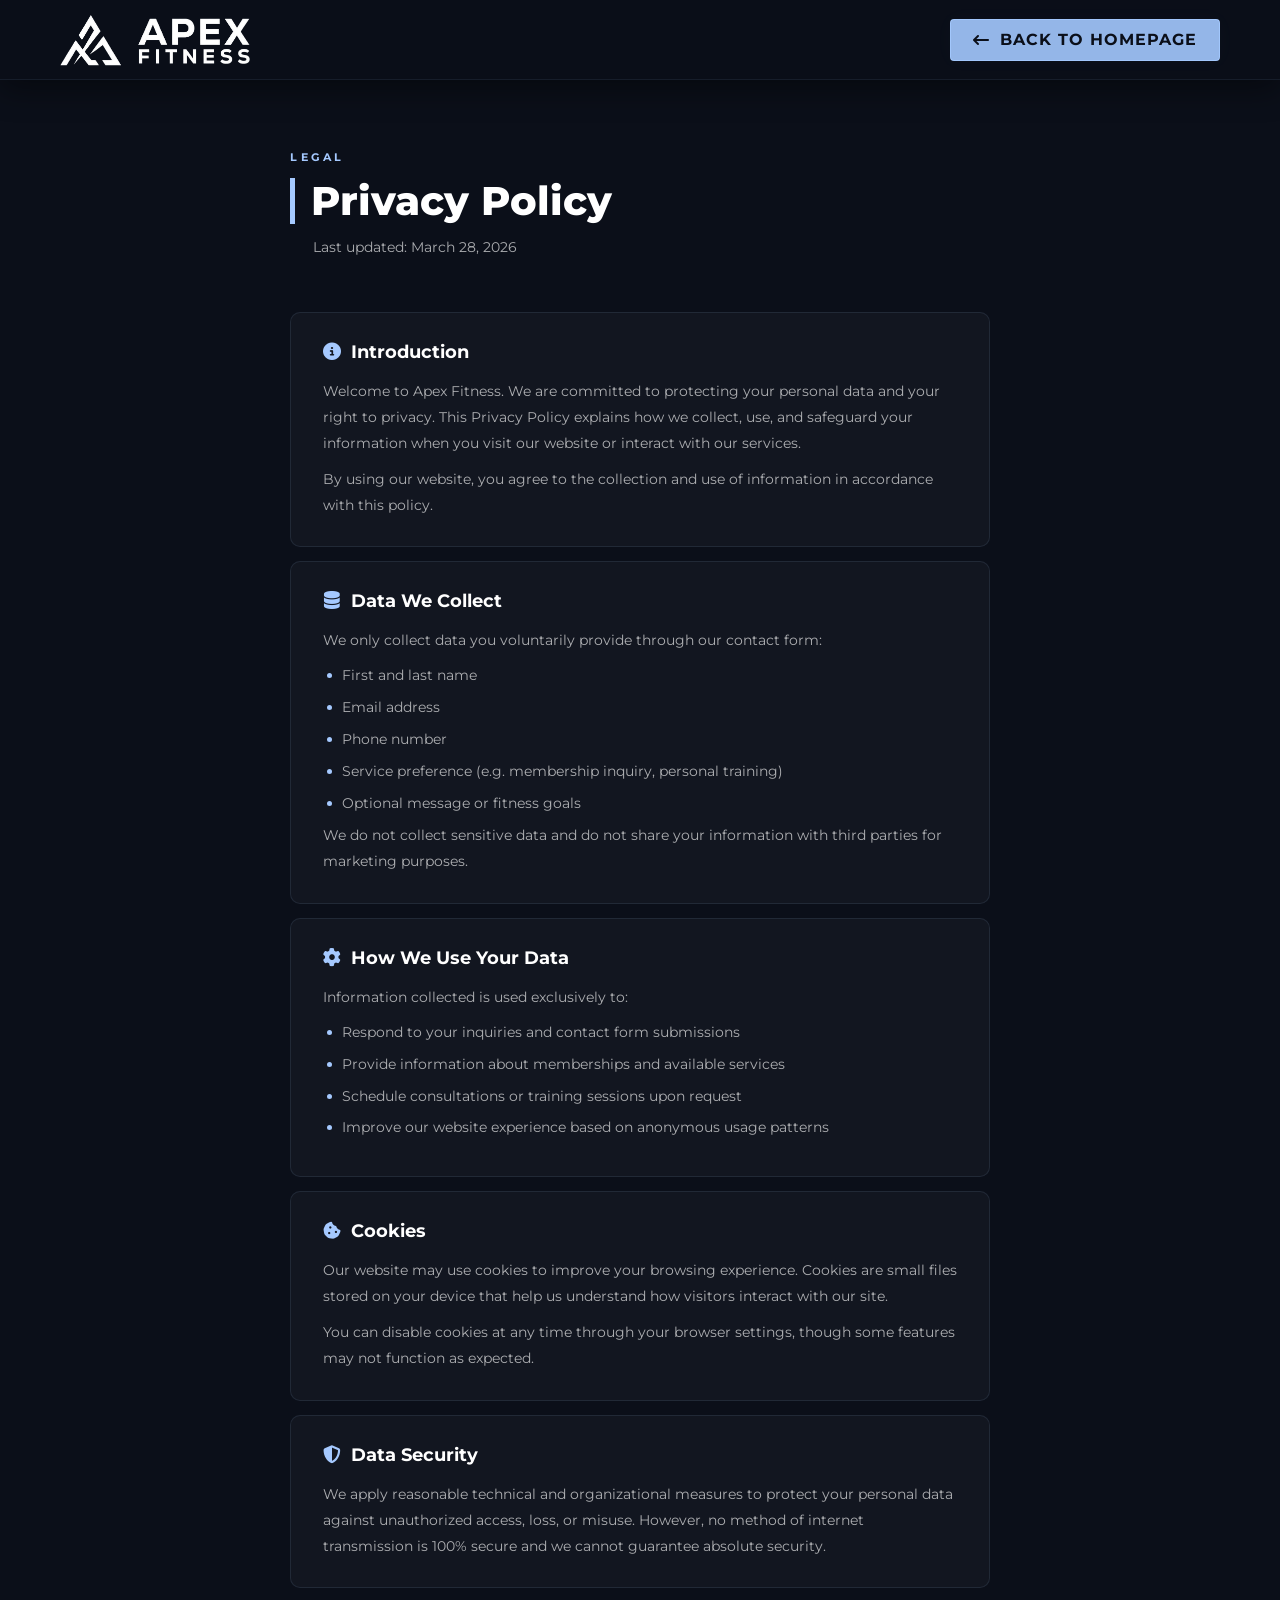
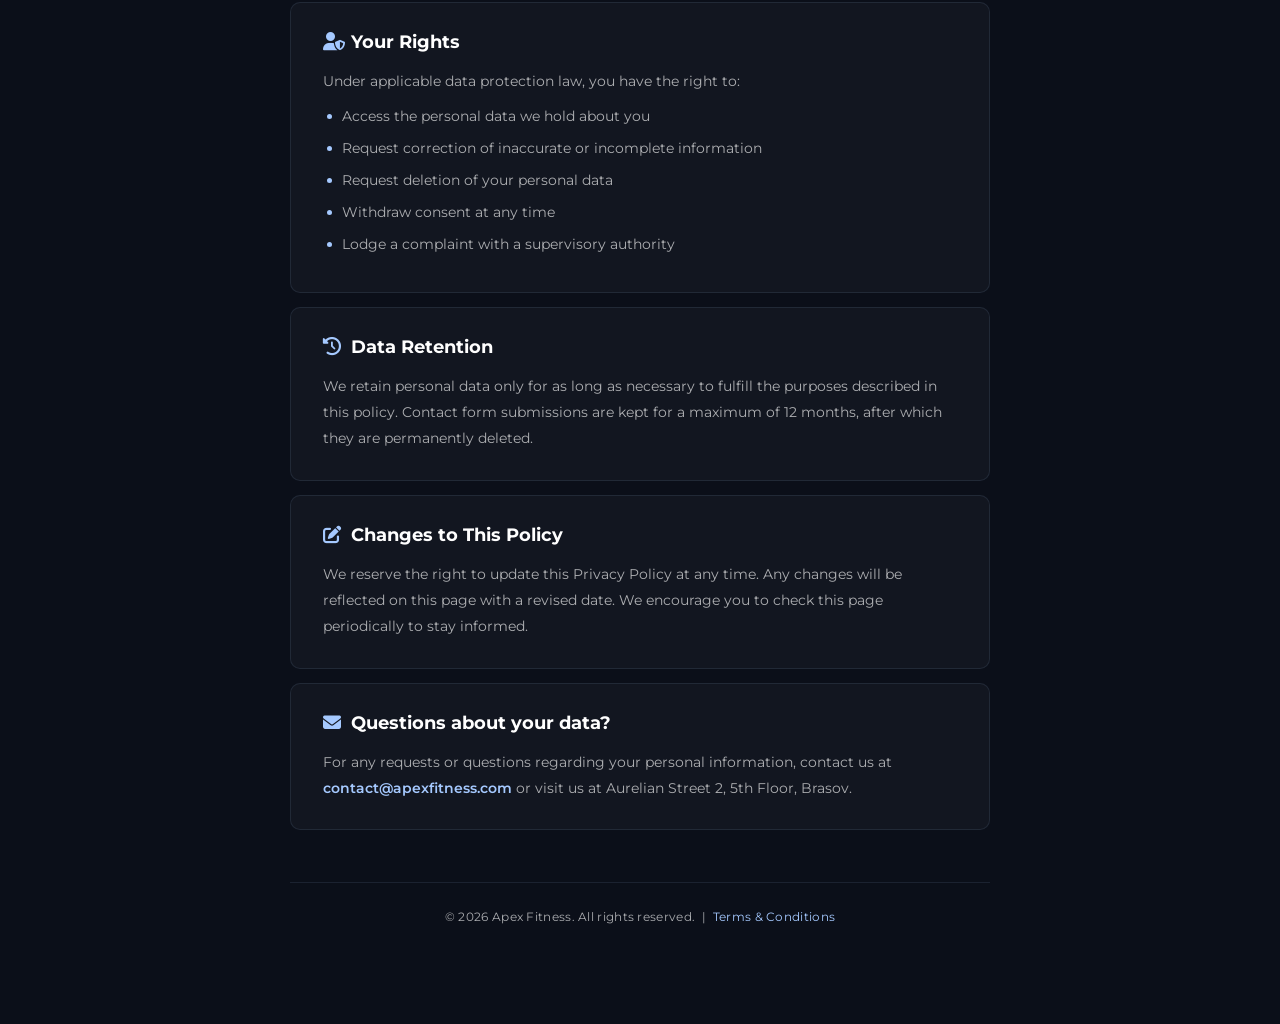
<file: privacy-policy.html>
<!DOCTYPE html>
<html lang="en">
<head>
    <meta charset="UTF-8">
    <meta name="viewport" content="width=device-width, initial-scale=1.0">
    <title>Privacy Policy | Apex Fitness</title>
    <link rel="stylesheet" href="https://cdnjs.cloudflare.com/ajax/libs/font-awesome/6.5.1/css/all.min.css">
    <link rel="icon" type="images/x-icon" href="images/favicon.png">
    <style>
        @import url('https://fonts.googleapis.com/css2?family=Montserrat:wght@100..900&display=swap');

        :root {
            --bg: #0B0F19;
            --bg-card: rgba(255,255,255,0.03);
            --text-title: #FFFFFF;
            --text-body: rgba(255,255,255,0.65);
            --text-body-2: rgba(255,255,255,0.85);
            --accent: #a5c9ff;
            --border: rgba(165,201,255,0.1);
        }

        * { margin:0; padding:0; box-sizing:border-box; font-family:'Montserrat',sans-serif; }
        html { scrollbar-width:thin; scroll-behavior:smooth; }

        body {
            background: var(--bg);
            color: var(--text-body-2);
            min-height: 100vh;
            display: flex;
            flex-direction: column;
        }

        a { transition: all 0.3s ease; }

        .top-bar {
            width: 100%;
            padding: 0 60px;
            height: 80px;
            display: flex;
            align-items: center;
            justify-content: space-between;
            background: rgba(11, 15, 25, 0.9);
            backdrop-filter: blur(24px); 
            -webkit-backdrop-filter: blur(24px);
            border-bottom: 1px solid rgba(165,201,255,0.08);
            box-shadow: 0 10px 30px rgba(0, 0, 0, 0.4);
            
            position: sticky;
            top: 0;
            z-index: 100;
        }

        .top-bar a.logo-link {
            height: 52px;
            display: flex;
            align-items: center;
        }

        .top-bar-logo { height: 100%; width: auto; }

        .back-btn {
            display: inline-flex;
            align-items: center;
            gap: 10px;
            color: var(--bg);
            background-color: rgba(165, 201, 255, 0.9);
            text-decoration: none;
            font-size: 16px;
            font-weight: 700;
            letter-spacing: 1px;
            text-transform: uppercase;
            padding: 0 22px;
            height: 42px;
            border-radius: 4px;
            border: 1px solid rgba(165, 201, 255, 0.9);
            box-shadow: 0 0 20px 2px rgba(165, 201, 255, 0.02);
        }

        .back-btn:hover {
            background-color: rgba(190, 214, 246, 0.9);
            box-shadow: 0 0 20px 2px rgba(190, 214, 246, 0.15);
            color: var(--bg);
        }

        .back-btn:active { transform: scale(0.96); }

        .back-btn i { font-size: 16px; }
        .page-wrapper {
            flex: 1;
            width: 100%;
            max-width: 780px;
            margin: 0 auto;
            padding: 70px 40px 100px 40px;
        }

        .page-header { margin-bottom: 56px; }

        .page-header .label {
            display: block;
            font-size: 11px;
            font-weight: 700;
            letter-spacing: 3.5px;
            text-transform: uppercase;
            color: var(--accent);
            margin-bottom: 14px;
            opacity: 0;
            animation: reveal 1s forwards;
        }

        .page-header h1 {
            font-size: 40px;
            font-weight: 800;
            color: var(--text-title);
            line-height: 1.15;
            padding-left: 16px;
            border-left: 5px solid var(--accent);
            margin-bottom: 14px;
            opacity: 0;
            animation: reveal 1s forwards 0.1s;
        }

        @keyframes reveal {
            0% {
                opacity: 0;
                transform: translateX(-20px);
            }
            100% {
                opacity: 1;
            }
        }

        .page-header .meta {
            font-size: 14px;
            color: var(--text-body);
            padding-left: 23px;
            opacity: 0;
            animation: reveal 1s forwards 0.2s;
        }

        .card {
            background: var(--bg-card);
            border: 1px solid var(--border);
            border-radius: 10px;
            padding: 28px 32px;
            margin-bottom: 14px;
            opacity: 0; 
            transition: border-color 0.3s ease, background 0.3s ease; 
        }

        @keyframes slideUpFade {
            0% {
                opacity: 0;
                transform: translateY(80px);
            }
            100% {
                opacity: 1;
                transform: translateY(0);
            }
        }

        .card.visible {
            animation: slideUpFade 0.6s cubic-bezier(0.25, 0.46, 0.45, 0.94) forwards;
        }

        .card.visible:nth-child(3) {
            animation-delay: 0.1s;
        }

        .card:hover {
            border-color: rgba(165,201,255,0.25);
            background: rgba(255,255,255,0.04);
        }
        .card h2 {
            font-size: 18px;
            font-weight: 700;
            color: var(--text-title);
            margin-bottom: 16px;
            display: flex;
            align-items: center;
            gap: 10px;
        }

        .card h2 i {
            color: var(--accent);
            font-size: 18px;
            width: 18px;
            text-align: center;
        }

        .card p {
            font-size: 14px;
            line-height: 1.85;
            color: var(--text-body);
            margin-bottom: 10px;
        }

        .card p:last-child { margin-bottom: 0; }

        .card ul {
            margin-top: 8px;
            margin-bottom: 8px;
            display: flex;
            flex-direction: column;
            gap: 8px;
            padding-left: 4px;
        }

        .card ul li {
            list-style: none;
            font-size: 14px;
            line-height: 1.7;
            color: var(--text-body);
            display: flex;
            align-items: flex-start;
            gap: 10px;
        }

        .card ul li::before {
            content: '';
            min-width: 5px;
            height: 5px;
            border-radius: 50%;
            background: var(--accent);
            margin-top: 9px;
            flex-shrink: 0;
        }

        .card.contact-card {
            margin-top: 44px;
            border-color: rgba(165,201,255,0.2);
            background: rgba(165,201,255,0.04);
            display: flex;
            align-items: flex-start;
            gap: 18px;
        }

        .card.contact-card:hover {
            border-color: rgba(165,201,255,0.35);
            background: rgba(165,201,255,0.07);
        }

        .card.contact-card .card-icon {
            font-size: 22px;
            color: var(--accent);
            flex-shrink: 0;
            margin-top: 2px;
        }

        .card.contact-card strong {
            display: block;
            color: var(--text-title);
            font-size: 15px;
            font-weight: 700;
            margin-bottom: 6px;
        }

        .card.contact-card p { margin-bottom: 0; }

        .card a {
            color: var(--accent);
            text-decoration: none;
            font-weight: 600;
        }

        .card a:hover { opacity: 0.8; }

        /* ================================================
           FOOTER NOTE
        ================================================ */
        .footer-note {
            margin-top: 52px;
            padding-top: 26px;
            border-top: 1px solid var(--border);
            text-align: center;
            font-size: 12px;
            color: var(--text-body);
            letter-spacing: 0.3px;
        }

        .footer-note a { color: var(--accent); text-decoration: none; }
        .footer-note a:hover { opacity: 0.8; }

        /* ================================================
           RESPONSIVE
        ================================================ */
        @media (max-width: 600px) {
            .top-bar { padding: 0 20px; height: 65px; }
            .top-bar a.logo-link { height: 36px; }
            .back-btn span { display: none; }
            .back-btn { padding: 0 16px; height: 38px; }

            .page-wrapper { padding: 40px 20px 80px 20px; }
            .page-header h1 { font-size: 28px; }
            .card { padding: 22px 18px; }

            .card.contact-card { flex-direction: column; gap: 12px; }
        }
    </style>
</head>
<body>

    <div class="top-bar">
        <a href="index.html" class="logo-link">
            <img src="images/apex-fitness-logo.png" alt="Apex Fitness" class="top-bar-logo">
        </a>
        <a href="index.html" class="back-btn">
            <i class="fa-solid fa-arrow-left-long"></i>
            <span>Back to Homepage</span>
        </a>
    </div>

    <div class="page-wrapper">

        <div class="page-header">
            <span class="label">Legal</span>
            <h1>Privacy Policy</h1>
            <p class="meta">Last updated: March 28, 2026</p>
        </div>

        <div class="card">
            <h2><i class="fa-solid fa-circle-info"></i> Introduction</h2>
            <p>Welcome to Apex Fitness. We are committed to protecting your personal data and your right to privacy. This Privacy Policy explains how we collect, use, and safeguard your information when you visit our website or interact with our services.</p>
            <p>By using our website, you agree to the collection and use of information in accordance with this policy.</p>
        </div>

        <div class="card">
            <h2><i class="fa-solid fa-database"></i> Data We Collect</h2>
            <p>We only collect data you voluntarily provide through our contact form:</p>
            <ul>
                <li>First and last name</li>
                <li>Email address</li>
                <li>Phone number</li>
                <li>Service preference (e.g. membership inquiry, personal training)</li>
                <li>Optional message or fitness goals</li>
            </ul>
            <p>We do not collect sensitive data and do not share your information with third parties for marketing purposes.</p>
        </div>

        <div class="card">
            <h2><i class="fa-solid fa-gear"></i> How We Use Your Data</h2>
            <p>Information collected is used exclusively to:</p>
            <ul>
                <li>Respond to your inquiries and contact form submissions</li>
                <li>Provide information about memberships and available services</li>
                <li>Schedule consultations or training sessions upon request</li>
                <li>Improve our website experience based on anonymous usage patterns</li>
            </ul>
        </div>

        <div class="card">
            <h2><i class="fa-solid fa-cookie-bite"></i> Cookies</h2>
            <p>Our website may use cookies to improve your browsing experience. Cookies are small files stored on your device that help us understand how visitors interact with our site.</p>
            <p>You can disable cookies at any time through your browser settings, though some features may not function as expected.</p>
        </div>

        <div class="card">
            <h2><i class="fa-solid fa-shield-halved"></i> Data Security</h2>
            <p>We apply reasonable technical and organizational measures to protect your personal data against unauthorized access, loss, or misuse. However, no method of internet transmission is 100% secure and we cannot guarantee absolute security.</p>
        </div>

        <div class="card">
            <h2><i class="fa-solid fa-user-shield"></i> Your Rights</h2>
            <p>Under applicable data protection law, you have the right to:</p>
            <ul>
                <li>Access the personal data we hold about you</li>
                <li>Request correction of inaccurate or incomplete information</li>
                <li>Request deletion of your personal data</li>
                <li>Withdraw consent at any time</li>
                <li>Lodge a complaint with a supervisory authority</li>
            </ul>
        </div>

        <div class="card">
            <h2><i class="fa-solid fa-clock-rotate-left"></i> Data Retention</h2>
            <p>We retain personal data only for as long as necessary to fulfill the purposes described in this policy. Contact form submissions are kept for a maximum of 12 months, after which they are permanently deleted.</p>
        </div>

        <div class="card">
            <h2><i class="fa-solid fa-pen-to-square"></i> Changes to This Policy</h2>
            <p>We reserve the right to update this Privacy Policy at any time. Any changes will be reflected on this page with a revised date. We encourage you to check this page periodically to stay informed.</p>
        </div>

        <div class="card">
            <h2><i class="fa-solid fa-envelope card-icon"></i> Questions about your data?</h2>
            <p>For any requests or questions regarding your personal information, contact us at <a href="mailto:contact@apexfitness.com">contact@apexfitness.com</a> or visit us at Aurelian Street 2, 5th Floor, Brasov.</p>
        </div>

        <div class="footer-note">
            © 2026 Apex Fitness. All rights reserved. &nbsp;|&nbsp; <a href="terms-and-conditions.html">Terms & Conditions</a>
        </div>

    </div>

    <script>
        if ('scrollRestoration' in history) {
            history.scrollRestoration = 'manual';
        }

        window.scrollTo(0, 0);

        const observer = new IntersectionObserver((entries, observer) => {
            entries.forEach(entry => {
                if (entry.isIntersecting) {
                    entry.target.classList.add('visible');
                    observer.unobserve(entry.target); 
                }
            });
        }, { threshold: 0.1 }); 

        document.querySelectorAll('.card').forEach(card => {
            observer.observe(card);
        });
    </script>

</body>
</html>
</file>
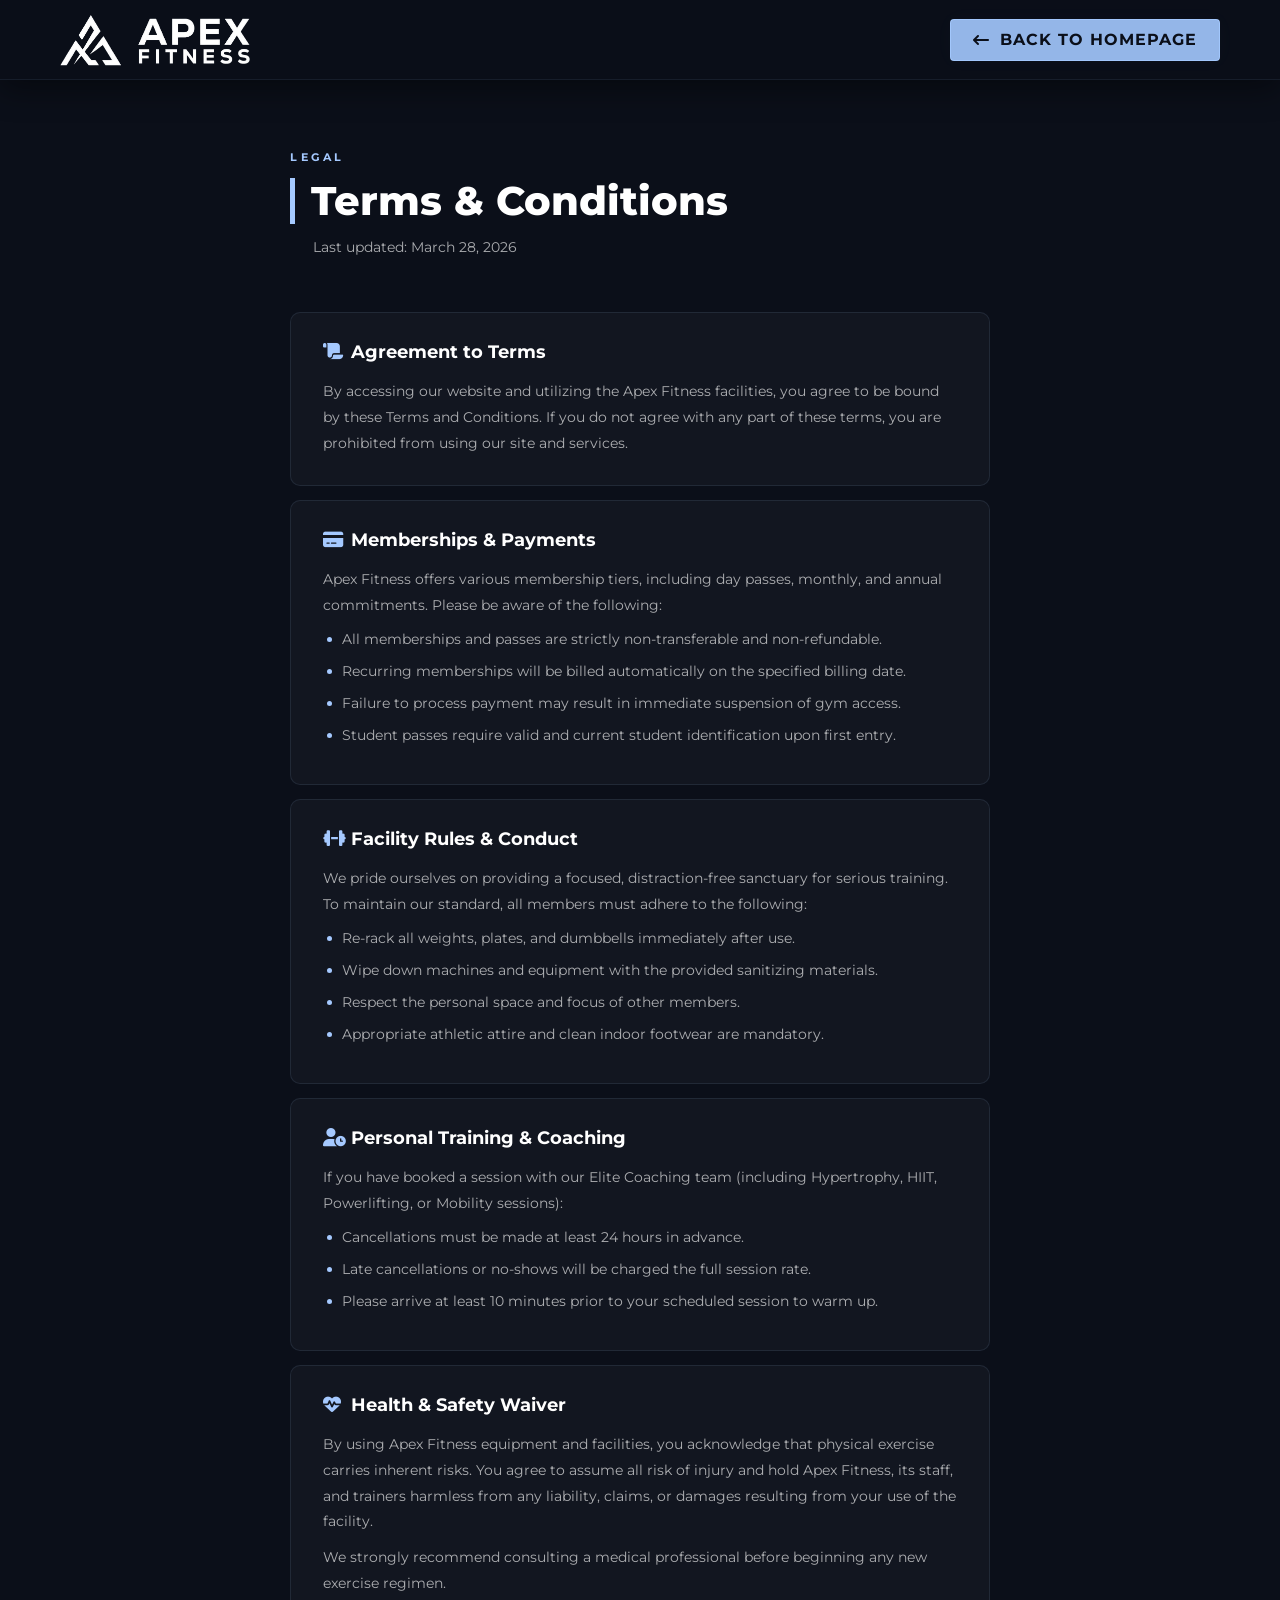
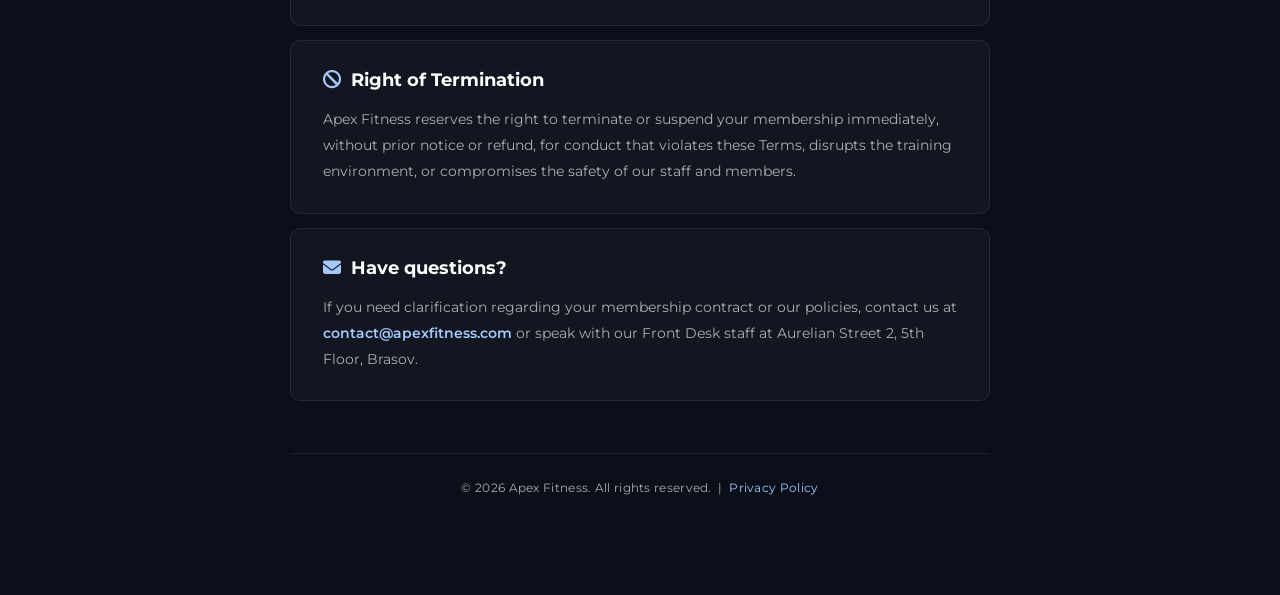
<file: terms-and-conditions.html>
<!DOCTYPE html>
<html lang="en">
<head>
    <meta charset="UTF-8">
    <meta name="viewport" content="width=device-width, initial-scale=1.0">
    <title>Terms & Conditions | Apex Fitness</title>
    <link rel="stylesheet" href="https://cdnjs.cloudflare.com/ajax/libs/font-awesome/6.5.1/css/all.min.css">
    <link rel="icon" type="images/x-icon" href="images/favicon.png">
    <style>
        @import url('https://fonts.googleapis.com/css2?family=Montserrat:wght@100..900&display=swap');

        :root {
            --bg: #0B0F19;
            --bg-card: rgba(255,255,255,0.03);
            --text-title: #FFFFFF;
            --text-body: rgba(255,255,255,0.65);
            --text-body-2: rgba(255,255,255,0.85);
            --accent: #a5c9ff;
            --border: rgba(165,201,255,0.1);
        }

        * { margin:0; padding:0; box-sizing:border-box; font-family:'Montserrat',sans-serif; }
        html { scrollbar-width:thin; scroll-behavior:smooth; }

        body {
            background: var(--bg);
            color: var(--text-body-2);
            min-height: 100vh;
            display: flex;
            flex-direction: column;
        }

        a { transition: all 0.3s ease; }

        .top-bar {
            width: 100%;
            padding: 0 60px;
            height: 80px;
            display: flex;
            align-items: center;
            justify-content: space-between;
            background: rgba(11, 15, 25, 0.9);
            backdrop-filter: blur(24px); 
            -webkit-backdrop-filter: blur(24px);
            border-bottom: 1px solid rgba(165,201,255,0.08);
            box-shadow: 0 10px 30px rgba(0, 0, 0, 0.4);
            
            position: sticky;
            top: 0;
            z-index: 100;
        }

        .top-bar a.logo-link {
            height: 52px;
            display: flex;
            align-items: center;
        }

        .top-bar-logo { height: 100%; width: auto; }

        .back-btn {
            display: inline-flex;
            align-items: center;
            gap: 10px;
            color: var(--bg);
            background-color: rgba(165, 201, 255, 0.9);
            text-decoration: none;
            font-size: 16px;
            font-weight: 700;
            letter-spacing: 1px;
            text-transform: uppercase;
            padding: 0 22px;
            height: 42px;
            border-radius: 4px;
            border: 1px solid rgba(165, 201, 255, 0.9);
            box-shadow: 0 0 20px 2px rgba(165, 201, 255, 0.02);
        }

        .back-btn:hover {
            background-color: rgba(190, 214, 246, 0.9);
            box-shadow: 0 0 20px 2px rgba(190, 214, 246, 0.15);
            color: var(--bg);
        }

        .back-btn:active { transform: scale(0.96); }

        .back-btn i { font-size: 16px; }
        .page-wrapper {
            flex: 1;
            width: 100%;
            max-width: 780px;
            margin: 0 auto;
            padding: 70px 40px 100px 40px;
        }

        .page-header { margin-bottom: 56px; }

        .page-header .label {
            display: block;
            font-size: 11px;
            font-weight: 700;
            letter-spacing: 3.5px;
            text-transform: uppercase;
            color: var(--accent);
            margin-bottom: 14px;
            opacity: 0;
            animation: reveal 1s forwards;
        }

        .page-header h1 {
            font-size: 40px;
            font-weight: 800;
            color: var(--text-title);
            line-height: 1.15;
            padding-left: 16px;
            border-left: 5px solid var(--accent);
            margin-bottom: 14px;
            opacity: 0;
            animation: reveal 1s forwards 0.1s;
        }

        @keyframes reveal {
            0% {
                opacity: 0;
                transform: translateX(-20px);
            }
            100% {
                opacity: 1;
                transform: translateX(0);
            }
        }

        .page-header .meta {
            font-size: 14px;
            color: var(--text-body);
            padding-left: 23px;
            opacity: 0;
            animation: reveal 1s forwards 0.2s;
        }

        .card {
            background: var(--bg-card);
            border: 1px solid var(--border);
            border-radius: 10px;
            padding: 28px 32px;
            margin-bottom: 14px;
            opacity: 0; 
            transition: border-color 0.3s ease, background 0.3s ease; 
        }

        @keyframes slideUpFade {
            0% {
                opacity: 0;
                transform: translateY(80px);
            }
            100% {
                opacity: 1;
                transform: translateY(0);
            }
        }

        .card.visible {
            animation: slideUpFade 0.6s cubic-bezier(0.25, 0.46, 0.45, 0.94) forwards;
        }

        .card.visible:nth-child(3) {
            animation-delay: 0.1s;
        }

        .card.visible:nth-child(4) {
            animation-delay: 0.2s;
        }

        .card:hover {
            border-color: rgba(165,201,255,0.25);
            background: rgba(255,255,255,0.04);
        }
        .card h2 {
            font-size: 18px;
            font-weight: 700;
            color: var(--text-title);
            margin-bottom: 16px;
            display: flex;
            align-items: center;
            gap: 10px;
        }

        .card h2 i {
            color: var(--accent);
            font-size: 18px;
            width: 18px;
            text-align: center;
        }

        .card p {
            font-size: 14px;
            line-height: 1.85;
            color: var(--text-body);
            margin-bottom: 10px;
        }

        .card p:last-child { margin-bottom: 0; }

        .card ul {
            margin-top: 8px;
            margin-bottom: 8px;
            display: flex;
            flex-direction: column;
            gap: 8px;
            padding-left: 4px;
        }

        .card ul li {
            list-style: none;
            font-size: 14px;
            line-height: 1.7;
            color: var(--text-body);
            display: flex;
            align-items: flex-start;
            gap: 10px;
        }

        .card ul li::before {
            content: '';
            min-width: 5px;
            height: 5px;
            border-radius: 50%;
            background: var(--accent);
            margin-top: 9px;
            flex-shrink: 0;
        }

        .card.contact-card {
            margin-top: 44px;
            border-color: rgba(165,201,255,0.2);
            background: rgba(165,201,255,0.04);
            display: flex;
            align-items: flex-start;
            gap: 18px;
        }

        .card.contact-card:hover {
            border-color: rgba(165,201,255,0.35);
            background: rgba(165,201,255,0.07);
        }

        .card.contact-card .card-icon {
            font-size: 22px;
            color: var(--accent);
            flex-shrink: 0;
            margin-top: 2px;
        }

        .card.contact-card strong {
            display: block;
            color: var(--text-title);
            font-size: 15px;
            font-weight: 700;
            margin-bottom: 6px;
        }

        .card.contact-card p { margin-bottom: 0; }

        .card a {
            color: var(--accent);
            text-decoration: none;
            font-weight: 600;
        }

        .card a:hover { opacity: 0.8; }

        /* ================================================
           FOOTER NOTE
        ================================================ */
        .footer-note {
            margin-top: 52px;
            padding-top: 26px;
            border-top: 1px solid var(--border);
            text-align: center;
            font-size: 12px;
            color: var(--text-body);
            letter-spacing: 0.3px;
        }

        .footer-note a { color: var(--accent); text-decoration: none; }
        .footer-note a:hover { opacity: 0.8; }

        /* ================================================
           RESPONSIVE
        ================================================ */
        @media (max-width: 600px) {
            .top-bar { padding: 0 20px; height: 65px; }
            .top-bar a.logo-link { height: 36px; }
            .back-btn span { display: none; }
            .back-btn { padding: 0 16px; height: 38px; }

            .page-wrapper { padding: 40px 20px 80px 20px; }
            .page-header h1 { font-size: 28px; }
            .card { padding: 22px 18px; }

            .card.contact-card { flex-direction: column; gap: 12px; }
        }
    </style>
</head>
<body>

    <div class="top-bar">
        <a href="index.html" class="logo-link">
            <img src="images/apex-fitness-logo.png" alt="Apex Fitness" class="top-bar-logo">
        </a>
        <a href="index.html" class="back-btn">
            <i class="fa-solid fa-arrow-left-long"></i>
            <span>Back to Homepage</span>
        </a>
    </div>

    <div class="page-wrapper">

        <div class="page-header">
            <span class="label">Legal</span>
            <h1>Terms & Conditions</h1>
            <p class="meta">Last updated: March 28, 2026</p>
        </div>

        <div class="card">
            <h2><i class="fa-solid fa-scroll"></i> Agreement to Terms</h2>
            <p>By accessing our website and utilizing the Apex Fitness facilities, you agree to be bound by these Terms and Conditions. If you do not agree with any part of these terms, you are prohibited from using our site and services.</p>
        </div>

        <div class="card">
            <h2><i class="fa-solid fa-credit-card"></i> Memberships & Payments</h2>
            <p>Apex Fitness offers various membership tiers, including day passes, monthly, and annual commitments. Please be aware of the following:</p>
            <ul>
                <li>All memberships and passes are strictly non-transferable and non-refundable.</li>
                <li>Recurring memberships will be billed automatically on the specified billing date.</li>
                <li>Failure to process payment may result in immediate suspension of gym access.</li>
                <li>Student passes require valid and current student identification upon first entry.</li>
            </ul>
        </div>

        <div class="card">
            <h2><i class="fa-solid fa-dumbbell"></i> Facility Rules & Conduct</h2>
            <p>We pride ourselves on providing a focused, distraction-free sanctuary for serious training. To maintain our standard, all members must adhere to the following:</p>
            <ul>
                <li>Re-rack all weights, plates, and dumbbells immediately after use.</li>
                <li>Wipe down machines and equipment with the provided sanitizing materials.</li>
                <li>Respect the personal space and focus of other members.</li>
                <li>Appropriate athletic attire and clean indoor footwear are mandatory.</li>
            </ul>
        </div>

        <div class="card">
            <h2><i class="fa-solid fa-user-clock"></i> Personal Training & Coaching</h2>
            <p>If you have booked a session with our Elite Coaching team (including Hypertrophy, HIIT, Powerlifting, or Mobility sessions):</p>
            <ul>
                <li>Cancellations must be made at least 24 hours in advance.</li>
                <li>Late cancellations or no-shows will be charged the full session rate.</li>
                <li>Please arrive at least 10 minutes prior to your scheduled session to warm up.</li>
            </ul>
        </div>

        <div class="card">
            <h2><i class="fa-solid fa-heart-pulse"></i> Health & Safety Waiver</h2>
            <p>By using Apex Fitness equipment and facilities, you acknowledge that physical exercise carries inherent risks. You agree to assume all risk of injury and hold Apex Fitness, its staff, and trainers harmless from any liability, claims, or damages resulting from your use of the facility.</p>
            <p>We strongly recommend consulting a medical professional before beginning any new exercise regimen.</p>
        </div>

        <div class="card">
            <h2><i class="fa-solid fa-ban"></i> Right of Termination</h2>
            <p>Apex Fitness reserves the right to terminate or suspend your membership immediately, without prior notice or refund, for conduct that violates these Terms, disrupts the training environment, or compromises the safety of our staff and members.</p>
        </div>

        <div class="card">
            <h2><i class="fa-solid fa-envelope card-icon"></i> Have questions?</h2>
            <p>If you need clarification regarding your membership contract or our policies, contact us at <a href="mailto:contact@apexfitness.com">contact@apexfitness.com</a> or speak with our Front Desk staff at Aurelian Street 2, 5th Floor, Brasov.</p>
        </div>

        <div class="footer-note">
            © 2026 Apex Fitness. All rights reserved. &nbsp;|&nbsp; <a href="privacy-policy.html">Privacy Policy</a>
        </div>

    </div>

    <script>
        if ('scrollRestoration' in history) {
            history.scrollRestoration = 'manual';
        }

        window.scrollTo(0, 0);

        const observer = new IntersectionObserver((entries, observer) => {
            entries.forEach(entry => {
                if (entry.isIntersecting) {
                    entry.target.classList.add('visible');
                    observer.unobserve(entry.target); 
                }
            });
        }, { threshold: 0.1 }); 

        document.querySelectorAll('.card').forEach(card => {
            observer.observe(card);
        });
    </script>

</body>
</html>
</file>
<file: style.css>
@import url('https://fonts.googleapis.com/css2?family=Inter:ital,opsz,wght@0,14..32,100..900;1,14..32,100..900&family=Montserrat:ital,wght@0,100..900;1,100..900&family=Open+Sans:ital,wght@0,300..800;1,300..800&family=Outfit:wght@100..900&family=Poppins:ital,wght@0,100;0,200;0,300;0,400;0,500;0,600;0,700;0,800;0,900;1,100;1,200;1,300;1,400;1,500;1,600;1,700;1,800;1,900&family=Roboto:ital,wght@0,100..900;1,100..900&family=Ubuntu:ital,wght@0,300;0,400;0,500;0,700;1,300;1,400;1,500;1,700&display=swap');

    :root {
        --bg-main: #0B0F19;
        --text-title: #FFFFFF;
        --text-body: rgba(255, 255, 255, 0.7);
        --text-body-2: rgba(255, 255, 255, 0.85);
        --text-body-hover: rgba(255, 255, 255, 0.95);
        --glass-bg: rgba(255, 255, 255, 0.05);
        --glass-border: rgba(255, 255, 255, 0.1);
        --glass-blur: blur(16px);
    }

    * {
        margin: 0;
        padding: 0;
        box-sizing: border-box;
        font-family: 'Montserrat', sans-serif;
    }

    html {
        scroll-behavior: smooth;
        scrollbar-width: thin;
        scrollbar-width: thin;
        scrollbar-color: #a5c9ff var(--bg-main);
        overflow-x: hidden;
        max-width: 100%;
    }

    body {
        background-color: var(--bg-main);
        display: flex;
        flex-direction: column;
        overflow-x: hidden;
        max-width: 100%;
    }

    .header-container {
        display: flex;
        justify-content: center;
        width: 100%;
        position: fixed;
        top: 0;
        left: 0;
        z-index: 1000;
        backdrop-filter: var(--glass-blur);
        background-color: var(--glass-bg);
        -webkit-backdrop-filter: var(--glass-blur);
        box-shadow: 0 8px 32px 0 rgba(0, 0, 0, 0.3);
        opacity: 0;
        animation: headerIn 1s forwards;
        will-change: backdrop-filter;
    }

    .navbar {
        display: flex;
        align-items: center;
        justify-content: space-between;
        width: 100%;
        height: 100px;
        padding: 0 40px;
    }

    .logo-section {
        display: flex;
        align-items: center;
        gap: 6px;
        height: 70%;
        width: auto;
    }

    .logo-section a {
        width: 100%;
        height: 100%;
        display: flex;
        align-items: center;
    }

    .logo-section img {
        width: 100%;
        height: 100%;
    }

    .nav-links {
        display: flex;
        align-items: center;
    }

    .nav-links ul {
        display: flex;
        align-items: center;
        gap: 40px;
    }

    .nav-links ul li {
        list-style: none;
    }

    .nav-links ul li a {
        position: relative;
        color: var(--text-body);
        text-decoration: none;
        display: inline-block;
        font-weight: 600;
        transition: all 0.3s ease;
        font-size: 18px;
        letter-spacing: 0.8px;
    }

    .nav-links ul li a:hover {
        color: var(--text-body-hover);
    }

    .nav-links ul li a::after {
        content: '';
        position: absolute;
        bottom: -8px;
        left: 0;
        width: 0;
        height: 2px;
        background: var(--text-body-hover);
        transition: width 0.3s ease;
    }

    .nav-links ul li a:hover::after,
    .nav-links ul li a.active::after {
        left: 0;
        width: 100%;
        transition: width 0.3s ease;
    }

    .nav-links ul li a:not(:hover):not(.active)::after {
        left: 100%;
        width: 0;
        transition: width 0.3s ease, left 0.3s ease;
    }

    .nav-links ul li a.active {
        color: var(--text-title);
    }

    li a.contact-btn {
        background-color: rgba(255, 255, 255, 0.3) !important;
        color: var(--text-body-hover) !important;
        padding: 8px 18px;
        border-radius: 50px;
        display: flex;
        align-items: center;
        gap: 10px;
        backdrop-filter: blur(8px);
        -webkit-backdrop-filter: blur(8px);
        border: 1px solid rgba(255, 255, 255, 0.2);
        transition: all 0.3s ease;
        will-change: transform;
    }

    li a.contact-btn i {
        font-size: 14px;
        margin-left: 6px;
        transform: translateY(-0.6px);
    }

    li a.contact-btn:hover {
        background-color: rgba(255, 255, 255, 0.4) !important;
        box-shadow: 0 0 15px 2px rgba(255, 255, 255, 0.3);
    }

    .nav-links ul li a.contact-btn::after {
        display: none;
    }

    .nav-links ul li a.contact-btn.active {
        background-color: rgba(255, 255, 255, 0.4) !important;
        box-shadow: 0 0 15px 2px rgba(255, 255, 255, 0.3);
    }

    li a.contact-btn:active {
        transform: scale(0.95);
    }

    .hamburger {
        display: none;
        cursor: pointer;
        flex-direction: column;
        gap: 6px;
        z-index: 1001;
    }

    .hamburger .bar {
        display: block;
        width: 32px;
        height: 3px;
        background-color: var(--text-title);
        border-radius: 3px;
        transition: all 0.3s ease-in-out;
    }

    .hamburger.active .bar:nth-child(1) {
        transform: translateY(8.5px) rotate(45deg) !important;
    }

    .hamburger.active .bar:nth-child(2) {
        opacity: 0 !important;
        transform: scaleX(0) !important;
    }

    .hamburger.active .bar:nth-child(3) {
        transform: translateY(-8.5px) rotate(-45deg) !important;
    }

    body.no-scroll {
        overflow: hidden !important;
        touch-action: none !important;
    }

    .hero-section {
        background: linear-gradient(to right, rgba(11, 15, 25, 0.85) 0%, rgba(11, 15, 25, 0.4) 50%, rgba(11, 15, 25, 0.1) 100%), url('images/hero-photo.jpg');
        background-repeat: no-repeat;
        background-size: cover;
        background-position: center 30%;
        width: 100%;
        height: 100vh;
        display: flex;
        align-items: center;
        justify-content: center;
        position: relative;
        padding-top: 100px;
    }

    .hero-content {
        display: flex;
        align-items: center;
        justify-content: space-between;
        padding: 0 120px;
        width: 100%;
        height: 100%;
    }

    .hero-box {
        display: flex;
        flex-direction: column;
        width: 650px;
        height: 400px;
        padding: 20px;
        border-radius: 1000px;
    }

    .hero-box h1 {
        color: var(--text-body-hover);
        font-size: 58px;
        font-weight: 800;
        margin-bottom: 20px;
        opacity: 0;
        animation: wipeReveal 1.8s cubic-bezier(0.2, 0.8, 0.2, 1) forwards 0.1s;
    }

    .hero-box span {
        color: var(--text-body-2);
        font-size: 1.25rem;
        font-weight: 400;
        line-height: 1.6;
        max-width: 600px;
        text-shadow: 0 2px 8px rgba(0, 0, 0, 0.5);
        opacity: 0;
        animation: wipeReveal 1.8s cubic-bezier(0.2, 0.8, 0.2, 1) forwards 0.3s;
    }

    .hero-box span:nth-child(3) {
        animation: wipeReveal 1.8s cubic-bezier(0.2, 0.8, 0.2, 1) forwards 0.6s;
    }

    .hero-buttons {
        width: 100%;
        display: flex;
        margin-top: 40px;
        gap: 40px;
    }

    .hero-buttons a {
        position: relative;
        overflow: hidden;
        display: flex;
        align-items: center;
        justify-content: center;
        text-decoration: none;
        height: 60px;
        width: 240px;
        font-size: 20px;
        font-weight: 700;
        letter-spacing: 1.5px;
        border-radius: 4px;
        transition: all 0.3s ease;
        z-index: 1;
        opacity: 0;
        animation: buttonReveal 1s forwards;
    }

    .hero-buttons a:nth-child(1) {
        background-color: rgba(255, 255, 255, 0.9);
        color: var(--bg-main);
        box-shadow: 0 0 20px 2px rgba(255, 255, 255, 0.1);
        animation-delay: 0.6s;
    }

    .hero-buttons a.contact-btn {
        background-color: rgba(255, 255, 255, 0.05);
        color: var(--text-body-hover);
        border: 1px solid rgba(255, 255, 255, 0.9);
        animation-delay: 0.8s;
    }

    .hero-buttons a.contact-btn::before {
        content: '';
        position: absolute;
        inset: 0;
        background: rgba(255, 255, 255, 0.9);
        z-index: -1;
        transform: scaleX(0);
        transform-origin: right;
        transition: transform 0.6s cubic-bezier(0.25, 0.8, 0.25, 1);
    }

    .hero-buttons a.contact-btn:hover::before {
        transform: scaleX(1);
    }

    .hero-buttons a:hover {
        box-shadow: 0 0 20px 2px rgba(255, 255, 255, 0.3);
        color: var(--bg-main);
    }

    .hero-buttons a:active {
        transform: scale(0.96);
    }

    .scroll-down {
        position: absolute;
        bottom: 30px;
        left: 50%;
        transform: translateX(-50%);
        color: var(--text-title);
        font-size: 34px;
        text-decoration: none;
        opacity: 0;
        animation: fadeInScroll 0.5s forwards 1s, bounceScroll 2s infinite 1.3s;
        z-index: 10;
        transition: color 0.3s ease;
    }

    .scroll-down:hover {
        color: var(--text-title);
    }

    .about-section,
    .memberships-section,
    .our-team-section,
    .faq-section,
    .contact-section {
        width: 100%;
        min-height: 100vh;
        padding: 150px 120px 50px 120px;
        display: flex;
        flex-direction: column;
        align-items: center;
        color: var(--text-title);
    }

    .about-section      { background-color: #1a1c22; }
    .memberships-section { background-color: var(--bg-main); }
    .our-team-section   { background-color: #1a1c22; }
    .faq-section        { background-color: var(--bg-main); }
    .contact-section    { background-color: #1a1c22; }

    .about-content {
        width: 100%;
        max-width: 100vw;
        display: flex;
        justify-content: center;
        flex-direction: column;
        gap: 100px;
    }

    .about-box {
        display: flex;
        justify-content: space-between;
        width: 100%;
        gap: 60px;
        flex-wrap: wrap;
    }

    .about-box-text, .about-box-photo {
        flex: 1 1 600px;
        min-height: 400px;
        display: flex;
        flex-direction: column;
    }

    .about-box-text {
        gap: 20px;
    }

    .about-box-text h1 {
        position: relative;
        margin-top: 20px;
        font-size: 40px;
        letter-spacing: 1px;
        width: fit-content;
        height: fit-content;
        padding-left: 10px;
        border-left: 6px solid #a5c9ff;
    }

    .about-box-text h3 {
        font-size: 22px;
        letter-spacing: 0.2px;
        color: rgba(255, 255, 255, 0.9);
    }

    .about-box-text p {
        line-height: 1.6;
    }

    .about-box-text ul {
        display: flex;
        flex-direction: column;
        gap: 22px;
        padding-left: 20px;
    }

    .about-box-text ul li {
        display: flex;
        flex-direction: row;
        gap: 8px;
        list-style: none;
        font-size: 16px;
    }

    .about-box-text ul li span:nth-child(2) {
        font-weight: 600;
    }

    .about-box-text ul li i {
        width: 25px;
        text-align: center;
        display: flex;
        align-items: center;
        flex-direction: row;
        color: #a5c9ff;
    }

    .about-box-photo img {
        opacity: 0;
        width: 100%;
        height: 100%;
        box-shadow: 0 8px 32px 0 rgba(0, 0, 0, 0.3);
        border-radius: 12px;
    }

    .animate-on-scroll { opacity: 0; }

    .animate-on-scroll.active.about-h1-reveal    { animation: wipeReveal 1.35s forwards; }
    .animate-on-scroll.active.about-h3-1-reveal  { animation: wipeReveal 1.35s forwards 0.2s; }
    .animate-on-scroll.active.about-p-1-reveal   { animation: wipeReveal 1.35s forwards 0.35s; }
    .animate-on-scroll.active.about-p-2-reveal   { animation: wipeReveal 1.35s forwards 0.5s; }
    .animate-on-scroll.active.about-h3-2-reveal  { animation: wipeReveal 1.35s forwards 0.65s; }
    .animate-on-scroll.active.about-li-1-reveal  { animation: listReveal 1s forwards 0.75s; }
    .animate-on-scroll.active.about-li-2-reveal  { animation: listReveal 1s forwards 0.85s; }
    .animate-on-scroll.active.about-li-3-reveal  { animation: listReveal 1s forwards 0.95s; }
    .animate-on-scroll.active.about-li-4-reveal  { animation: listReveal 1s forwards 1.05s; }
    .animate-on-scroll.active.about-img-1-reveal { animation: imgReveal 1.25s forwards 0.45s; }
    .animate-on-scroll.active.about-img-2-reveal { animation: imgReveal-2 1.25s forwards 0.45s; }
    .animate-on-scroll.active.about-p-3-reveal   { animation: wipeReveal 1.35s forwards 0.8s; }

    .about-box-buttons {
        display: flex;
        margin-top: 30px;
        flex-direction: row;
        padding: 0 40px;
        justify-content: space-evenly;
    }

    .about-box-buttons button {
        position: relative;
        overflow: hidden;
        display: flex;
        align-items: center;
        justify-content: center;
        height: 60px;
        width: 240px;
        font-size: 20px;
        font-weight: 700;
        letter-spacing: 1.5px;
        border-radius: 4px;
        transition: all 0.3s ease;
        outline: none;
        background: transparent;
        border: 1px solid #a5c9ff;
        z-index: 1;
        opacity: 0;
        box-shadow: 0 0 15px 2px rgba(165, 201, 255, 0.1);
    }

    .about-box-buttons button:nth-child(1) {
        background-color: #a5c9ff;
    }

    .about-box-buttons button:nth-child(1):hover {
        background-color: #bed6f6;
        border: 1px solid #bed6f6;
    }

    .about-box-buttons button:nth-child(1) a {
        color: var(--bg-main);
    }

    .about-box-buttons button a {
        width: 100%;
        height: 100%;
        display: flex;
        align-items: center;
        justify-content: center;
        color: var(--text-body-hover);
        text-decoration: none;
    }

    .about-box-buttons button:hover {
        background: rgba(165, 201, 255, 0.2);
        box-shadow: 0 0 15px 2px rgba(165, 201, 255, 0.25);
    }

    .animate-on-scroll.active.about-button-1-reveal { animation: buttonReveal2 1s forwards 0.7s; }
    .animate-on-scroll.active.about-button-2-reveal { animation: buttonReveal2 1s forwards 0.8s; }

    .why-choose-us-box {
        margin-top: 50px;
        display: flex;
        justify-content: center;
        flex-direction: column;
        gap: 60px;
    }

    .why-choose-us-box h1 {
        font-size: 40px;
        letter-spacing: 1px;
        width: fit-content;
        height: fit-content;
        padding-left: 10px;
        border-left: 6px solid #a5c9ff;
    }

    .boxes {
        display: flex;
        flex-direction: row;
        justify-content: space-between;
        padding: 0 20px;
        flex-wrap: wrap;
        gap: 50px 20px;
    }

    .choose-box {
        display: flex;
        flex-direction: column;
        gap: 20px;
        padding: 20px;
        background: rgba(165, 201, 255, 0.1);
        border: 1px solid rgba(165, 201, 255, 0.2);
        border-radius: 6px;
        width: auto;
        min-width: 370px;
        height: auto;
        min-height: 100px;
        box-shadow: 0 0 15px 2px rgba(165, 201, 255, 0.08);
        will-change: transform, box-shadow, border;
        transition: all 0.3s ease;
    }

    .choose-box:hover {
        transform: scale(1.02);
        border: 1px solid rgba(165, 201, 255, 0.5);
        box-shadow: 0 0 15px 2px rgba(165, 201, 255, 0.15);
    }

    .choose-box h3 {
        display: flex;
        align-items: center;
        gap: 12px;
        font-size: 24px;
    }

    .choose-box h3 i {
        color: #a5c9ff;
        transform: translateY(-1px);
    }

    .choose-box p {
        font-size: 15px;
    }

    .animate-on-scroll.active.choose-h1-reveal    { animation: wipeReveal 1.8s forwards; }
    .animate-on-scroll.active.choose-box-1-reveal { animation: chooseBoxReveal 1s forwards 0.1s; }
    .animate-on-scroll.active.choose-box-2-reveal { animation: chooseBoxReveal 1s forwards 0.25s; }
    .animate-on-scroll.active.choose-box-3-reveal { animation: chooseBoxReveal 1s forwards 0.4s; }
    .animate-on-scroll.active.choose-box-4-reveal { animation: chooseBoxReveal 1s forwards 0.55s; }

    .memberships-content {
        width: 100%;
        max-width: 100vw;
        display: flex;
        justify-content: center;
        flex-direction: column;
    }

    .memberships-content h1 {
        font-size: 40px;
        letter-spacing: 1px;
        width: fit-content;
        height: fit-content;
        padding-left: 10px;
        border-left: 6px solid #a5c9ff;
        margin-bottom: 60px;
    }

    .animate-on-scroll.active.memberships-h1-reveal { animation: wipeReveal 1.8s forwards; }

    .principal-memberships {
        display: flex;
        flex-direction: row;
        justify-content: center;
        gap: 50px 50px;
        flex-wrap: wrap;
    }

    .membership-card {
        display: flex;
        flex-direction: column;
        gap: 30px;
        width: 420px;
        height: 440px;
        background: rgba(255, 255, 255, 0.02);
        border: 1px solid rgba(165, 201, 255, 0.1);
        border-radius: 4px;
        box-shadow: 0 0 20px 0px rgba(255, 255, 255, 0.02);
        transition: all 0.3s ease;
        padding: 30px;
        opacity: 0;
    }

    .membership-card:hover {
        background: rgba(255, 255, 255, 0.05);
        border: 1px solid rgba(165, 201, 255, 0.4);
    }

    .animate-on-scroll.active.membership-card-1-reveal { animation: membershipCardReveal 1s forwards; }
    .animate-on-scroll.active.membership-card-2-reveal { animation: membershipCardRevealRecommended 1s forwards 0.2s; }
    .animate-on-scroll.active.membership-card-3-reveal { animation: membershipCardReveal 1s forwards 0.4s; }

    .membership-card.recommended {
        padding-top: 40px;
        height: auto;
        border: 1px solid transparent;
        border-image: linear-gradient(135deg, #d4af37 0%, #f9f295 50%, #d4af37 100%);
        border-image-slice: 1;
        transform: scale(1.05);
        z-index: 10;
        box-shadow: 0 0 25px rgba(212, 175, 55, 0.1);
        background-color: rgba(255, 255, 255, 0.04);
        transition: all 0.3s ease;
    }

    .membership-card.recommended:hover {
        background: rgba(255, 255, 255, 0.05);
    }

    .recommended-badge {
        background: linear-gradient(90deg, #d4af37, #f9f295);
        color: #000;
        text-align: center;
        font-weight: 800;
        font-size: 13px;
        letter-spacing: 2px;
        padding: 5px 0;
        position: absolute;
        top: 0;
        left: 0;
        width: 100%;
        text-transform: uppercase;
    }

    .membership-card.recommended .price p {
        color: #fcf6ba !important;
        text-shadow: 0 0 10px rgba(191, 149, 63, 0.3);
    }

    .membership-card.recommended button {
        background: #fcf6ba;
        border: 1px solid #fcf6ba;
        color: var(--bg-main);
    }

    .membership-card.recommended button:hover {
        background: #fcf6ba;
        border: 1px solid #fcf6ba;
        filter: brightness(0.7);
    }

    .membership-card h3 {
        font-size: 22px;
        letter-spacing: 0.5px;
    }

    .membership-card .price {
        display: flex;
        flex-direction: row;
        justify-content: space-between;
        align-items: center;
    }

    .membership-card .price p {
        font-size: 36px;
        font-weight: 600;
        letter-spacing: 2px;
        color: #a5c9ff;
    }

    .membership-card .price p span {
        color: var(--text-body-2);
        font-size: 16px;
        letter-spacing: 1px;
    }

    .membership-card .price span.price-per-month {
        display: flex;
        align-items: center;
        justify-content: center;
        border: 1px solid rgba(46, 204, 113, 1);
        background: rgba(46, 204, 113, 0.2);
        padding: 6px 12px;
        border-radius: 50px;
        letter-spacing: 0.5px;
        color: #afffcf;
        font-size: 14px;
        font-weight: 600;
    }

    .membership-card button {
        position: relative;
        overflow: hidden;
        display: flex;
        align-items: center;
        justify-content: center;
        font-size: 20px;
        height: 40px;
        font-weight: 700;
        letter-spacing: 1.5px;
        border-radius: 4px;
        transition: all 0.3s ease;
        outline: none;
        background-color: #a5c9ff;
        border: 1px solid #a5c9ff;
        z-index: 1;
        box-shadow: 0 0 15px 2px rgba(165, 201, 255, 0.1);
    }

    .membership-card button:hover {
        background-color: #bed6f6;
        border: 1px solid #bed6f6;
        box-shadow: 0 0 15px 2px rgba(165, 201, 255, 0.25);
    }

    .membership-card button a {
        width: 100%;
        height: 100%;
        display: flex;
        align-items: center;
        justify-content: center;
        color: var(--bg-main);
        text-decoration: none;
    }

    .membership-card ul {
        display: flex;
        flex-direction: column;
        gap: 20px;
        padding-left: 10px;
    }

    .membership-card ul li {
        display: flex;
        align-items: center;
        gap: 10px;
        list-style-type: none;
        font-size: 17px;
        font-weight: 500;
    }

    .memberships-content h3.more-memberships {
        margin-top: 50px;
        font-size: 22px;
        text-align: center;
        width: 100%;
        opacity: 0;
    }

    .animate-on-scroll.active.more-memberships-h3-reveal { animation: fadeInScroll2 0.5s forwards 0.1s; }

    .more-memberships-icon {
        display: block;
        width: 100%;
        text-align: center;
        margin-top: 10px;
        color: var(--text-title);
        font-size: 30px;
        text-decoration: none;
        opacity: 0;
        z-index: 10;
        transition: color 0.3s ease;
    }

    .more-memberships-icon:hover {
        color: var(--text-title);
    }

    .animate-on-scroll.active.more-memberships-icon-reveal {
        animation: fadeInScroll 0.5s forwards 0.2s, bounce 2s infinite 0.6s;
    }

    .more-memberships-section {
        display: flex;
        flex-direction: column;
        width: 100%;
        margin: 0 auto;
        height: auto;
        padding: 80px 158px;
    }

    .membership-pass {
        display: flex;
        flex-direction: column;
        padding: 20px;
        border-bottom: 2px solid rgba(255, 255, 255, 0.8);
        width: 100%;
        min-height: 100px;
        height: auto;
    }

    .membership-pass:nth-child(1) {
        border-top: 2px solid rgba(255, 255, 255, 0.8);
    }

    .animate-on-scroll.active.membership-pass-1-reveal { animation: membershipPassReveal 1s forwards; }
    .animate-on-scroll.active.membership-pass-2-reveal { animation: membershipPassReveal 1s forwards; }
    .animate-on-scroll.active.membership-pass-3-reveal { animation: membershipPassReveal 1s forwards; }
    .animate-on-scroll.active.membership-pass-4-reveal { animation: membershipPassReveal 1s forwards; }
    .animate-on-scroll.active.membership-pass-5-reveal { animation: membershipPassReveal 1s forwards; }
    .animate-on-scroll.active.membership-pass-6-reveal { animation: membershipPassReveal 1s forwards; }
    .animate-on-scroll.active.membership-pass-7-reveal { animation: membershipPassReveal 1s forwards; }
    .animate-on-scroll.active.membership-pass-8-reveal { animation: membershipPassReveal 1s forwards; }

    .membership-informations {
        display: flex;
        flex-direction: row;
        justify-content: space-between;
        align-items: center;
    }

    .membership-left-side {
        display: flex;
        flex-direction: column;
        gap: 20px;
    }

    .membership-left-side h3 {
        font-size: 20px;
        margin-left: 5px;
    }

    .membership-pass ul {
        display: flex;
        flex-direction: column;
        gap: 10px;
    }

    .membership-pass ul li {
        list-style: none;
        font-size: 17px;
        color: var(--text-body-2);
    }

    .membership-pass ul li i {
        width: 25px;
        text-align: center;
        color: #a5c9ff;
    }

    .membership-right-side {
        display: flex;
        flex-direction: column;
        gap: 20px;
    }

    span.membership-price {
        font-size: 30px;
        font-weight: 600;
        letter-spacing: 1px;
        color: #a5c9ff;
    }

    button.show-details {
        background: transparent;
        outline: none;
        border: none;
        color: var(--text-body-2);
        font-weight: 600;
        cursor: pointer;
        transition: all 0.3s ease;
        transform: translateX(-20px);
    }

    button.show-details:hover {
        color: var(--text-body-hover);
    }

    .membership-extra-informations {
        display: grid;
        grid-template-rows: 0fr;
        transition: grid-template-rows 0.3s ease-out, margin-top 0.3s ease-out;
        margin-left: 3px;
        background-color: rgba(255, 255, 255, 0.04);
        border-left: 5px solid #a5c9ff;
        border-radius: 0 4px 4px 0;
        margin-top: 0;
    }

    .membership-extra-informations.active {
        grid-template-rows: 1fr;
        margin-top: 15px;
    }

    .membership-extra-informations p {
        overflow: hidden;
        margin: 0;
        padding: 0 24px;
        color: #a0aabf;
        font-size: 14px;
        line-height: 1.6;
        opacity: 0;
        transition: padding 0.3s ease-out, opacity 0.3s ease-out;
    }

    .membership-extra-informations.active p {
        padding: 15px 24px;
        opacity: 1;
    }

    .our-team-content {
        width: 100%;
        max-width: 100vw;
        display: flex;
        justify-content: center;
        flex-direction: column;
    }

    .our-team-content h1 {
        font-size: 40px;
        letter-spacing: 1px;
        width: fit-content;
        height: fit-content;
        padding-left: 10px;
        border-left: 6px solid #a5c9ff;
        margin-bottom: 60px;
    }

    .animate-on-scroll.active.our-team-h1-reveal { animation: wipeReveal 1.8s forwards; }

    .team-grid {
        display: grid;
        grid-template-columns: repeat(auto-fit, minmax(340px, 1fr));
        gap: 80px 50px;
    }

    .team-member {
        text-align: center;
    }

    .animate-on-scroll.active.team-member-1-reveal { animation: teamMemberReveal 1s forwards 0.1s; }
    .animate-on-scroll.active.team-member-2-reveal { animation: teamMemberReveal 1s forwards 0.2s; }
    .animate-on-scroll.active.team-member-3-reveal { animation: teamMemberReveal 1s forwards 0.3s; }
    .animate-on-scroll.active.team-member-4-reveal { animation: teamMemberReveal 1s forwards 0.4s; }
    .animate-on-scroll.active.team-member-5-reveal { animation: teamMemberReveal 1s forwards 0.1s; }
    .animate-on-scroll.active.team-member-6-reveal { animation: teamMemberReveal 1s forwards 0.2s; }
    .animate-on-scroll.active.team-member-7-reveal { animation: teamMemberReveal 1s forwards 0.3s; }
    .animate-on-scroll.active.team-member-8-reveal { animation: teamMemberReveal 1s forwards 0.4s; }

    .member-image-wrapper {
        position: relative;
        border-radius: 8px;
        overflow: hidden;
        margin-bottom: 20px;
        border: 1px solid rgba(255, 255, 255, 0.05);
        transition: box-shadow 0.4s ease, border-color 0.4s ease;
    }

    .member-image-wrapper img {
        width: 100%;
        height: 380px;
        object-fit: cover;
        filter: grayscale(100%);
        transition: filter 0.4s ease, transform 0.4s ease;
        display: block;
    }

    .member-socials {
        position: absolute;
        bottom: 20px;
        left: 0;
        width: 100%;
        display: flex;
        justify-content: center;
        gap: 15px;
        opacity: 0;
        transform: translateY(20px);
        transition: opacity 0.4s ease, transform 0.4s ease;
    }

    .member-socials a {
        display: flex;
        align-items: center;
        justify-content: center;
        width: 40px;
        height: 40px;
        background-color: #a5c9ff;
        color: #0a0f19;
        border-radius: 50%;
        text-decoration: none;
        font-size: 20px;
        transition: background-color 0.3s ease, transform 0.3s ease;
        will-change: transform, background-color;
    }

    .member-socials a:hover {
        background-color: #ffffff;
        transform: scale(1.1);
    }

    .member-image-wrapper:hover img {
        filter: grayscale(0%);
        transform: scale(1.05);
    }

    .member-image-wrapper:hover {
        border-color: #a5c9ff;
        box-shadow: 0 10px 30px rgba(165, 201, 255, 0.15);
    }

    .member-image-wrapper:hover .member-socials {
        opacity: 1;
        transform: translateY(0);
    }

    .member-info h4 {
        color: #ffffff;
        font-size: 20px;
        margin: 0 0 5px 0;
        letter-spacing: 1px;
        text-transform: uppercase;
    }

    .member-info .specialization {
        color: #a0aabf;
        font-size: 14px;
        font-weight: 500;
    }

    .faq-content {
        width: 100%;
        max-width: 100vw;
        display: flex;
        justify-content: center;
        flex-direction: column;
    }

    .faq-content h1 {
        font-size: 40px;
        letter-spacing: 1px;
        width: fit-content;
        height: fit-content;
        padding-left: 10px;
        border-left: 6px solid #a5c9ff;
        margin-bottom: 60px;
    }

    .animate-on-scroll.active.faq-h1-reveal { animation: wipeReveal 1.8s forwards; }

    .faq-container {
        display: flex;
        align-items: center;
        flex-direction: column;
        width: 100%;
        min-height: 100px;
        padding: 30px 100px;
    }

    .faq {
        width: 65vw;
        max-width: 900px;
        border-bottom: 2px solid rgba(255, 255, 255, 0.8);
    }

    .faq:nth-child(1) {
        border-top: 2px solid rgba(255, 255, 255, 0.8);
    }

    .faq-box {
        display: flex;
        flex-direction: column;
        width: 100%;
        min-height: 70px;
        margin: 0 auto;
        padding: 20px 0;
    }

    .faq-question {
        font-size: 22px;
        display: flex;
        justify-content: space-between;
        font-weight: 600;
        letter-spacing: 0.2px;
        color: rgba(229, 231, 235, 0.9);
        margin-bottom: 15px;
        width: 100%;
    }

    .faq-question button {
        display: flex;
        align-items: center;
        justify-content: space-between;
        background: none;
        border: none;
        outline: none;
        cursor: pointer;
        width: 100%;
        font-size: 22px;
        font-weight: 600;
        text-align: left;
        color: rgba(229, 231, 235, 1);
    }

    .faq-answer {
        display: grid;
        grid-template-rows: 0fr;
        transition: grid-template-rows 0.3s ease-out, margin-top 0.3s ease-out;
        overflow: hidden;
        margin-top: 0;
    }

    .faq-box.active .faq-answer {
        grid-template-rows: 1fr;
    }

    .faq-answer span {
        min-height: 0;
        overflow: hidden;
        opacity: 0;
        transition: opacity 0.3s ease-out, padding 0.3s ease-out;
        color: var(--text-body-2);
        font-size: 16px;
        line-height: 1.6;
    }

    .faq-box.active .faq-answer span {
        opacity: 1;
    }

    .faq-arrow {
        transition: transform 0.3s ease;
    }

    .faq-box.active .faq-arrow {
        transform: rotate(180deg);
    }

    .animate-on-scroll.active.faq-box-1-reveal { animation: membershipPassReveal 1s forwards 0.05s; }
    .animate-on-scroll.active.faq-box-2-reveal { animation: membershipPassReveal 1s forwards 0.07s; }
    .animate-on-scroll.active.faq-box-3-reveal { animation: membershipPassReveal 1s forwards 0.09s; }
    .animate-on-scroll.active.faq-box-4-reveal { animation: membershipPassReveal 1s forwards 0.11s; }
    .animate-on-scroll.active.faq-box-5-reveal { animation: membershipPassReveal 1s forwards 0.13s; }
    .animate-on-scroll.active.faq-box-6-reveal { animation: membershipPassReveal 1s forwards 0.15s; }
    .animate-on-scroll.active.faq-box-7-reveal { animation: membershipPassReveal 1s forwards 0.17s; }
    .animate-on-scroll.active.faq-box-8-reveal { animation: membershipPassReveal 1s forwards 0.19s; }

    .contact-content {
        width: 100%;
        max-width: 100vw;
        display: flex;
        justify-content: center;
        flex-direction: column;
    }

    .contact-content h1 {
        font-size: 40px;
        letter-spacing: 1px;
        width: fit-content;
        height: fit-content;
        padding-left: 10px;
        border-left: 6px solid #a5c9ff;
        margin-bottom: 60px;
    }

    .animate-on-scroll.active.contact-h1-reveal { animation: wipeReveal 1.8s forwards; }

    .contact-grid {
        display: grid;
        grid-template-columns: 1.5fr 1fr;
        gap: 60px;
        width: 100%;
    }

    .contact-form {
        display: flex;
        flex-direction: column;
        padding: 30px 20px;
        gap: 20px;
        background: rgba(255, 255, 255, 0.02);
        border: 1px solid rgba(165, 201, 255, 0.1);
        border-radius: 8px;
        box-shadow: 0 0 20px 0px rgba(255, 255, 255, 0.02);
    }

    .input-row {
        display: flex;
        gap: 20px;
    }

    .input-group {
        display: flex;
        flex-direction: column;
        gap: 14px;
        flex: 1;
    }

    .input-group label {
        font-size: 18px;
        color: var(--text-body-2);
        font-weight: 600;
    }

    .input-group input {
        background: rgba(255, 255, 255, 0.03);
        border: 1px solid rgba(165, 201, 255, 0.2);
        border-radius: 6px;
        padding: 18px 15px;
        font-size: 14px;
        color: white;
        outline: none;
        transition: all 0.3s ease;
    }

    .input-group select {
        background: rgba(255, 255, 255, 0.03);
        border: 1px solid rgba(165, 201, 255, 0.2);
        border-radius: 6px;
        padding: 18px 12px;
        color: var(--text-body);
        font-size: 14px;
        outline: none;
        transition: all 0.3s ease;
    }

    select option {
        background-color: #1e2026;
        color: var(--text-body);
        padding: 10px;
    }

    select:valid {
        color: var(--text-body);
    }

    .input-group textarea {
        background: rgba(255, 255, 255, 0.03);
        border: 1px solid rgba(165, 201, 255, 0.2);
        border-radius: 6px;
        padding: 18px 15px;
        min-height: 70px;
        height: 70px;
        color: white;
        outline: none;
        transition: border-color 0.3s ease, box-shadow 0.3s ease, background 0.3s ease;
        max-height: 160px;
        resize: vertical;
        scrollbar-width: thin;
        scrollbar-color: rgba(165, 201, 255, 0.3) rgba(255, 255, 255, 0.02);
    }

    .input-group input:hover,
    .input-group select:hover,
    .input-group textarea:hover {
        border-color: rgba(165, 201, 255, 0.7);
        box-shadow: 0 0 10px rgba(165, 201, 255, 0.05);
    }

    .input-group input:focus,
    .input-group select:focus,
    .input-group textarea:focus {
        border-color: #a5c9ff;
        box-shadow: 0 0 10px rgba(165, 201, 255, 0.1);
        background: rgba(255, 255, 255, 0.05);
    }

    .policy-check input[type="checkbox"] {
        accent-color: #a5c9ff;
        width: 18px;
        height: 18px;
        cursor: pointer;
        vertical-align: middle;
    }

    .policy-check label {
        pointer-events: none;
        font-size: 14px;
        margin-left: 4px;
        color: var(--text-body);
        transition: color 0.3s ease;
    }

    ::placeholder            { color: var(--text-body); opacity: 1; font-size: 14px; }
    :-ms-input-placeholder   { color: var(--text-body); }
    ::-ms-input-placeholder  { color: var(--text-body); }

    .contact-info-container {
        background: rgba(255, 255, 255, 0.02);
        border: 1px solid rgba(255, 255, 255, 0.05);
        padding: 30px 20px;
        border-radius: 12px;
        display: flex;
        flex-direction: column;
        gap: 30px;
    }

    .contact-info-container h3 {
        font-size: 18px;
        color: var(--text-body-2);
    }

    .info-item h3 {
        color: #a5c9ff;
        font-size: 18px;
        margin-bottom: 10px;
    }

    .info-item h3 i {
        width: 25px;
    }

    .info-item p {
        color: var(--text-body-2);
        font-size: 15px;
        margin-left: 30px;
        line-height: 1.6;
    }

    .form-buttons {
        display: flex;
        gap: 20px;
        margin-top: 10px;
    }

    .submit-btn {
        background: #a5c9ff;
        color: var(--bg-main);
        border: none;
        padding: 15px 30px;
        font-weight: 700;
        cursor: pointer;
        border-radius: 4px;
        font-size: 16px;
        letter-spacing: 1px;
        flex: 1;
        transition: all 0.3s ease;
    }

    .submit-btn:hover { background: #bed6f6; }

    .reset-btn {
        background: rgba(255, 255, 255, 0.1);
        color: white;
        border: none;
        padding: 15px 30px;
        font-weight: 600;
        cursor: pointer;
        font-size: 16px;
        letter-spacing: 1px;
        border-radius: 4px;
        transition: all 0.3s ease;
    }

    .reset-btn:hover { background: rgba(255, 255, 255, 0.2); }

    .quick-support h3 {
        margin-bottom: 20px;
    }

    .whatsapp-btn {
        display: inline-flex;
        align-items: center;
        justify-content: center;
        gap: 10px;
        background: rgba(37, 211, 102, 0.03);
        border: 1px solid rgba(37, 211, 102, 0.3);
        color: rgba(37, 211, 102, 0.8);
        padding: 12px 20px;
        border-radius: 8px;
        text-decoration: none;
        font-weight: 600;
        transition: all 0.3s ease;
        width: 100%;
        will-change: transform, background, border-color, color, box-shadow;
    }

    .whatsapp-btn:hover {
        background: rgba(37, 211, 102, 0.1);
        border-color: #25d366;
        color: #25d366;
        box-shadow: 0 0 20px rgba(37, 211, 102, 0.1);
        transform: translateY(-2px);
    }

    .whatsapp-btn i { font-size: 18px; }

    .whatsapp-subtext {
        text-align: center;
        font-size: 13px;
        color: var(--text-body-2);
        margin-top: 15px;
        opacity: 0.8;
        font-style: italic;
        letter-spacing: 0.5px;
    }

    .animate-on-scroll.active.contact-form-reveal {
        animation: contactFormReveal 1s forwards 0.3s;
    }

    .animate-on-scroll.active.contact-information-reveal {
        animation: contactInformationReveal 1s forwards 0.5s;
    }

    .footer-section {
        width: 100%;
        background-image: url('images/footer-background.png');
        background-repeat: no-repeat;
        background-size: cover;
        border-top: 4px solid #a5c9ff;
        color: var(--text-body-2);
        position: relative;
        box-shadow: inset 0 0 0 2000px rgba(11, 15, 25, 0.6);
    }

    .footer-content {
        padding: 80px 120px 60px 120px;
        display: flex;
        justify-content: center;
        width: 100%;
    }

    .footer-grid {
        display: grid;
        grid-template-columns: 2fr 1fr 1fr 1.5fr;
        gap: 60px;
        width: 100%;
        max-width: 1400px;
    }

    .footer-col {
        display: flex;
        flex-direction: column;
        gap: 25px;
    }

    .footer-logo {
        width: 180px;
        height: auto;
    }

    .brand-col p {
        font-size: 15px;
        line-height: 1.6;
        color: var(--text-body);
        max-width: 300px;
    }

    .footer-socials {
        display: flex;
        gap: 15px;
    }

    .footer-socials a {
        display: flex;
        align-items: center;
        justify-content: center;
        width: 40px;
        height: 40px;
        background: rgba(165, 201, 255, 0.1);
        color: #a5c9ff;
        border-radius: 50%;
        text-decoration: none;
        font-size: 18px;
        transition: all 0.3s ease;
        border: 1px solid transparent;
    }

    .footer-socials a:hover {
        background: #a5c9ff;
        color: var(--bg-main);
        transform: translateY(-3px);
        box-shadow: 0 5px 15px rgba(165, 201, 255, 0.3);
    }

    .footer-col h3 {
        color: var(--text-title);
        font-size: 20px;
        letter-spacing: 0.5px;
        position: relative;
        padding-bottom: 10px;
    }

    .footer-col h3::after {
        content: '';
        position: absolute;
        left: 0;
        bottom: 0;
        width: 40px;
        height: 2px;
        background: #a5c9ff;
    }

    .footer-col ul {
        display: flex;
        flex-direction: column;
        gap: 15px;
        list-style: none;
        padding: 0;
    }

    .footer-col ul li {
        font-size: 15px;
        color: var(--text-body);
        display: flex;
        align-items: flex-start;
        gap: 10px;
    }

    .links-col ul li a {
        color: var(--text-body);
        text-decoration: none;
        transition: color 0.3s ease, padding-left 0.3s ease;
    }

    .links-col ul li a:hover {
        color: #a5c9ff;
        padding-left: 5px;
    }

    .footer-bottom-content p a {
        color: var(--text-body);
        text-decoration: none;
        transition: color 0.3s ease;
    }

    .footer-bottom-content p a:hover { color: #a5c9ff; }

    .hours-col ul li span {
        font-weight: 600;
        color: var(--text-title);
        min-width: 85px;
        display: inline-block;
    }

    .holiday-hours {
        font-size: 13px !important;
        font-style: italic;
        color: rgba(255, 255, 255, 0.4) !important;
        margin-top: 5px;
    }

    .contact-col ul li i {
        color: #a5c9ff;
        margin-top: 4px;
        width: 20px;
    }

    .footer-bottom {
        width: 100%;
        border-top: 1px solid rgba(255, 255, 255, 0.1);
        padding: 30px 120px;
        background: rgba(11, 15, 25, 0.95);
    }

    .footer-bottom-content {
        display: flex;
        justify-content: space-between;
        align-items: center;
        width: 100%;
        max-width: 1400px;
        margin: 0 auto;
    }

    .footer-bottom p {
        font-size: 14px;
        color: var(--text-body);
    }

    .legal-links {
        display: flex;
        gap: 30px;
    }

    .legal-links a {
        color: var(--text-body);
        text-decoration: none;
        font-size: 14px;
        transition: color 0.3s ease;
    }

    .legal-links a:hover { color: #a5c9ff; }

    .scroll-to-top {
        position: fixed;
        bottom: 18px;
        right: 30px;
        width: 45px;
        height: 45px;
        background-color: #a5c9ff;
        color: var(--bg-main);
        border: none;
        border-radius: 50%;
        font-size: 20px;
        cursor: pointer;
        box-shadow: 0 0 15px 2px rgba(165, 201, 255, 0.3);
        z-index: 999;
        opacity: 0;
        visibility: hidden;
        transform: translateY(20px);
        transition: all 0.3s ease;
        display: flex;
        align-items: center;
        justify-content: center;
    }

    .scroll-to-top.show {
        opacity: 1;
        visibility: visible;
        transform: translateY(0);
    }

    .scroll-to-top.show:hover {
        background-color: #bed6f6;
        transform: translateY(-5px);
        box-shadow: 0 0 20px 4px rgba(165, 201, 255, 0.2);
    }

    @keyframes headerIn {
        0%   { transform: translateY(-50px); }
        100% { opacity: 1; transform: translateY(0); }
    }

    @keyframes wipeReveal {
        0%   { opacity: 0; clip-path: polygon(0 0, 0 0, 0 100%, 0 100%); transform: translateX(-10px); }
        100% { opacity: 1; clip-path: polygon(0 0, 100% 0, 100% 100%, 0 100%); transform: translateX(0); }
    }

    @keyframes buttonReveal {
        0%   { opacity: 0; transform: translateX(-2px); }
        100% { opacity: 1; transform: translateX(0); }
    }

    @keyframes buttonReveal2 {
        0%   { opacity: 0; transform: translateX(-2px); }
        100% { opacity: 1; transform: translateX(0); }
    }

    @keyframes bounceScroll {
        0%, 100% { transform: translateY(0) translateX(-50%); }
        50%       { transform: translateY(10px) translateX(-50%); }
    }

    @keyframes bounce {
        0%, 100% { transform: translateY(0); }
        50%       { transform: translateY(10px); }
    }

    @keyframes fadeInScroll {
        to { opacity: 1; }
    }

    @keyframes fadeInScroll2 {
        0%   { opacity: 0; transform: translateY(20px); }
        100% { opacity: 1; transform: translateY(0); }
    }

    @keyframes imgReveal {
        0%   { opacity: 0; transform: translateX(200px); }
        100% { opacity: 1; transform: translateX(0); }
    }

    @keyframes imgReveal-2 {
        0%   { opacity: 0; transform: translateX(-200px); }
        100% { opacity: 1; transform: translateX(0); }
    }

    @keyframes listReveal {
        0%   { opacity: 0; transform: translateY(10px); }
        100% { opacity: 1; transform: translateY(0); }
    }

    @keyframes chooseBoxReveal {
        0%   { opacity: 0; }
        100% { opacity: 1; }
    }

    @keyframes membershipCardReveal {
        0%   { opacity: 0; transform: translateY(40px); }
        100% { opacity: 1; transform: translateY(0); }
    }

    @keyframes membershipCardRevealRecommended {
        0%   { opacity: 0; transform: translateY(40px); }
        100% { opacity: 1; transform: translateY(-10px); }
    }

    @keyframes membershipPassReveal {
        0%   { opacity: 0; transform: translateY(20px); }
        100% { opacity: 1; transform: translateY(0); }
    }

    @keyframes teamMemberReveal {
        0%   { opacity: 0; transform: translateY(60px); }
        100% { opacity: 1; transform: translateY(0); }
    }

    @keyframes contactFormReveal {
        0%   { opacity: 0; transform: translateX(-100px); }
        100% { opacity: 1; transform: none; }
    }

    @keyframes contactInformationReveal {
        0%   { opacity: 0; transform: translateX(100px); }
        100% { opacity: 1; transform: none; }
    }

    @keyframes contactStackReveal {
        0%   { opacity: 0; transform: translateY(60px); }
        100% { opacity: 1; transform: translateY(0); }
    }

    @media (max-width: 1400px) {
        .about-box:nth-child(2) {
            flex-direction: column-reverse;
            gap: 0px;
        }

        .about-box-buttons {
            margin-bottom: 40px;
        }

        .about-box:nth-child(2) .about-box-photo {
            min-height: unset;
            height: auto;
        }

        .about-box:nth-child(2) .about-box-photo img {
            height: auto;
            max-height: 420px;
            object-fit: cover;
        }

        .about-box:nth-child(2) .about-box-text {
            min-height: unset;
        }
    }

    @media (max-width: 1175px) {
        .logo-section a   { width: 100%; height: 100%; }
        .logo-section img { width: 80%; height: 80%; }

        .scroll-to-top { bottom: 75px; }

        .contact-grid {
            display: flex;
            flex-direction: column;
        }

        .more-memberships-section {
            padding-left: 20px;
            padding-right: 20px;
        }

        .animate-on-scroll.active.contact-form-reveal {
            animation: contactStackReveal 0.8s forwards 0.2s !important;
        }

        .animate-on-scroll.active.contact-information-reveal {
            animation: contactStackReveal 0.8s forwards 0.4s !important;
        }
    }

    @media (max-width: 1024px) {
        .footer-content { padding: 60px 40px; }
        .footer-grid    { grid-template-columns: 1fr 1fr; gap: 50px; }
        .footer-bottom  { padding: 25px 40px; }
    }

    @media (max-width: 965px) {
        .logo-section img  { width: 85%; height: 85%; }
        .logo-section a    { width: 100%; height: 100%; }
        .nav-links ul      { gap: 30px; }
        .navbar            { padding-left: 20px; padding-right: 20px; }
        .faq               { width: 85vw; }
        .boxes             { gap: 50px 0px; justify-content: space-around; }
        .choose-box        { min-width: 200px; max-width: 300px; }
    }

    @media (max-width: 875px) {
        .hamburger { display: flex; }

        .navbar {
            height: 65px !important;
            padding: 0 20px !important;
        }

        .logo-section {
            height: 34px !important;
            width: auto;
        }

        .logo-section img {
            width: auto !important;
            height: 100% !important;
        }

        .hamburger .bar {
            width: 28px;
            height: 2.5px;
        }

        .hamburger.active .bar:nth-child(1) {
            transform: translateY(8.5px) rotate(45deg) !important;
        }

        .hamburger.active .bar:nth-child(2) {
            opacity: 0 !important;
            transform: scaleX(0) !important;
        }

        .hamburger.active .bar:nth-child(3) {
            transform: translateY(-8.5px) rotate(-45deg) !important;
        }

        .nav-links {
            position: fixed;
            left: -100%;
            top: 65px !important;
            gap: 0;
            flex-direction: column;
            background-color: rgba(11, 15, 25, 0.98);
            backdrop-filter: blur(16px);
            -webkit-backdrop-filter: blur(16px);
            width: 100%;
            height: calc(100vh - 65px) !important;
            text-align: center;
            transition: 0.4s ease-in-out;
            box-shadow: 0 10px 27px rgba(0, 0, 0, 0.5);
        }

        .nav-links.active { left: 0; }

        .nav-links ul {
            flex-direction: column;
            padding-top: 50px;
            gap: 40px;
            width: 100%;
        }

        .nav-links ul li a { font-size: 22px; }

        li a.contact-btn {
            width: fit-content;
            margin: 0 auto;
        }

        .about-section,
        .memberships-section,
        .our-team-section,
        .faq-section,
        .contact-section {
            padding-left: 40px;
            padding-right: 40px;
        }

        .about-box-text,
        .about-box-photo {
            min-height: unset !important;
            flex: 1 1 auto;
        }

        .about-box-photo img {
            height: auto !important;
            max-height: 380px;
            object-fit: cover;
        }

        .about-box { gap: 30px; }

        .faq-container { padding: 20px 0; }
        .faq           { width: 100% !important; }

        .faq-question button {
            font-size: 17px;
            text-align: left;
            padding-right: 10px;
            gap: 15px;
        }

        .faq-answer span {
            font-size: 15px;
            line-height: 1.7;
        }

        .scroll-to-top {
            width: 40px;
            height: 40px;
            font-size: 17px;
            bottom: 18px;
            right: 18px;
        }
    }

    @media (max-width: 788px) {
        .footer-content { padding: 50px 20px; }
        .footer-grid    { grid-template-columns: 1fr 1fr; gap: 40px; }
        .footer-bottom  { padding: 25px 20px; }

        .footer-bottom-content {
            flex-direction: column;
            gap: 15px;
            text-align: center;
        }

        .legal-links { justify-content: center; gap: 20px; }

        .boxes      { gap: 50px 20px; justify-content: space-around; }
        .choose-box { min-width: 200px; max-width: 260px; }

        .about-box:nth-child(2) .about-box-photo { max-height: 440px; }

        .faq           { width: 100% !important; }

        .faq-question button {
            font-size: 18px;
            text-align: left;
            padding-right: 15px;
        }

        .faq-answer span { font-size: 15px; }

        .about-box-buttons {
            flex-direction: column;
            width: 100%;
            gap: 15px;
        }

        .about-box-buttons button { width: 100%; }

        .about-box-text,
        .why-choose-us-box,
        .memberships-content,
        .our-team-content,
        .faq-content,
        .contact-content {
            align-items: flex-start !important;
            text-align: left !important;
        }
    }

    @media (max-width: 700px) {
        .hero-content {
            padding: 0 20px;
            justify-content: center;
        }

        .hero-box {
            width: 100%;
            height: auto;
            align-items: center;
            text-align: center;
            padding: 0;
            margin-top: -50px;
        }

        .hero-box h1   { font-size: 40px; margin-bottom: 15px; }
        .hero-box span { font-size: 16px; }

        .hero-buttons {
            flex-direction: column;
            gap: 15px;
            width: 100%;
            align-items: center;
            margin-top: 30px;
        }

        .hero-buttons a {
            width: 100%;
            max-width: 320px;
            height: 55px;
            font-size: 18px;
        }

        .about-box-text ul li {
            display: grid;
            grid-template-columns: 28px 1fr;
            grid-template-rows: auto auto;
            row-gap: 4px;
            column-gap: 8px;
            align-items: start;
        }

        .about-box-text ul li > i:first-child {
            grid-row: 1;
            grid-column: 1;
            padding-top: 2px;
        }

        .about-box-text ul li > span:first-of-type {
            grid-row: 1;
            grid-column: 2;
            font-weight: 700;
        }

        .about-box-text ul li > .fa-arrow-right-long { display: none; }

        .about-box-text ul li > span:last-of-type {
            grid-row: 2;
            grid-column: 2;
            margin-left: 0 !important;
            color: rgba(255, 255, 255, 0.65);
            font-size: 14px;
            line-height: 1.5;
        }
    }

    @media (max-width: 550px) {
        .about-section,
        .memberships-section,
        .our-team-section,
        .faq-section,
        .contact-section {
            padding-left: 20px;
            padding-right: 20px;
        }

        .about-box-text h1,
        .why-choose-us-box h1,
        .memberships-content h1,
        .our-team-content h1,
        .faq-content h1,
        .contact-content h1 {
            font-size: 28px;
            border-left: 6px solid #a5c9ff !important;
            padding-left: 15px !important;
            width: 100%;
        }

        .about-box-buttons {
            padding: 0;
            margin-top: 20px;
        }

        .faq-question button { font-size: 15px; }

        .boxes {
            flex-direction: column;
            align-items: center;
            gap: 30px 0;
        }

        .choose-box {
            display: flex !important;
            flex-direction: column !important;
            align-items: flex-start !important;
            width: 100%;
            max-width: 100%;
            min-width: unset;
            gap: 10px !important;
            text-align: left;
            padding-bottom: 20px;
            border-bottom: 1px solid rgba(165, 201, 255, 0.1);
        }

        .choose-box span,
        .choose-box p,
        .choose-box h3 {
            width: 100% !important;
            max-width: 100% !important;
            text-align: left !important;
            margin: 0 !important;
            white-space: normal !important;
        }

        .choose-box i.fa-arrow-right,
        .choose-box i.fa-long-arrow-right { display: none !important; }

        .choose-box > i:first-child {
            font-size: 24px !important;
            color: #a5c9ff !important;
            margin-bottom: 5px;
        }

        .membership-card         { width: 100%; padding: 20px 15px; }
        .principal-memberships   { flex-direction: column; gap: 30px; }

        .membership-informations {
            flex-direction: column;
            align-items: flex-start;
            gap: 10px;
        }

        .membership-right-side {
            width: 100%;
            flex-direction: row;
            justify-content: space-between;
            margin-top: 10px;
        }

        button.show-details { transform: none; }

        .input-row       { flex-direction: column; gap: 15px; }
        .form-buttons    { flex-direction: column; }
        .submit-btn,
        .reset-btn       { width: 100%; }

        .footer-grid { grid-template-columns: 1fr; gap: 30px; }

        .scroll-to-top {
            width: 36px;
            height: 36px;
            font-size: 15px;
            bottom: 14px;
            right: 14px;
            box-shadow: 0 0 12px 2px rgba(165, 201, 255, 0.2);
        }
    }

    @media (max-width: 700px) {
        .hero-section {
            background: linear-gradient(
                rgba(11, 15, 25, 0.65),
                rgba(11, 15, 25, 0.65)
            ), url('images/hero-photo.jpg');
            background-size: cover;
            background-position: center 30%;
        }
    }
</file>
